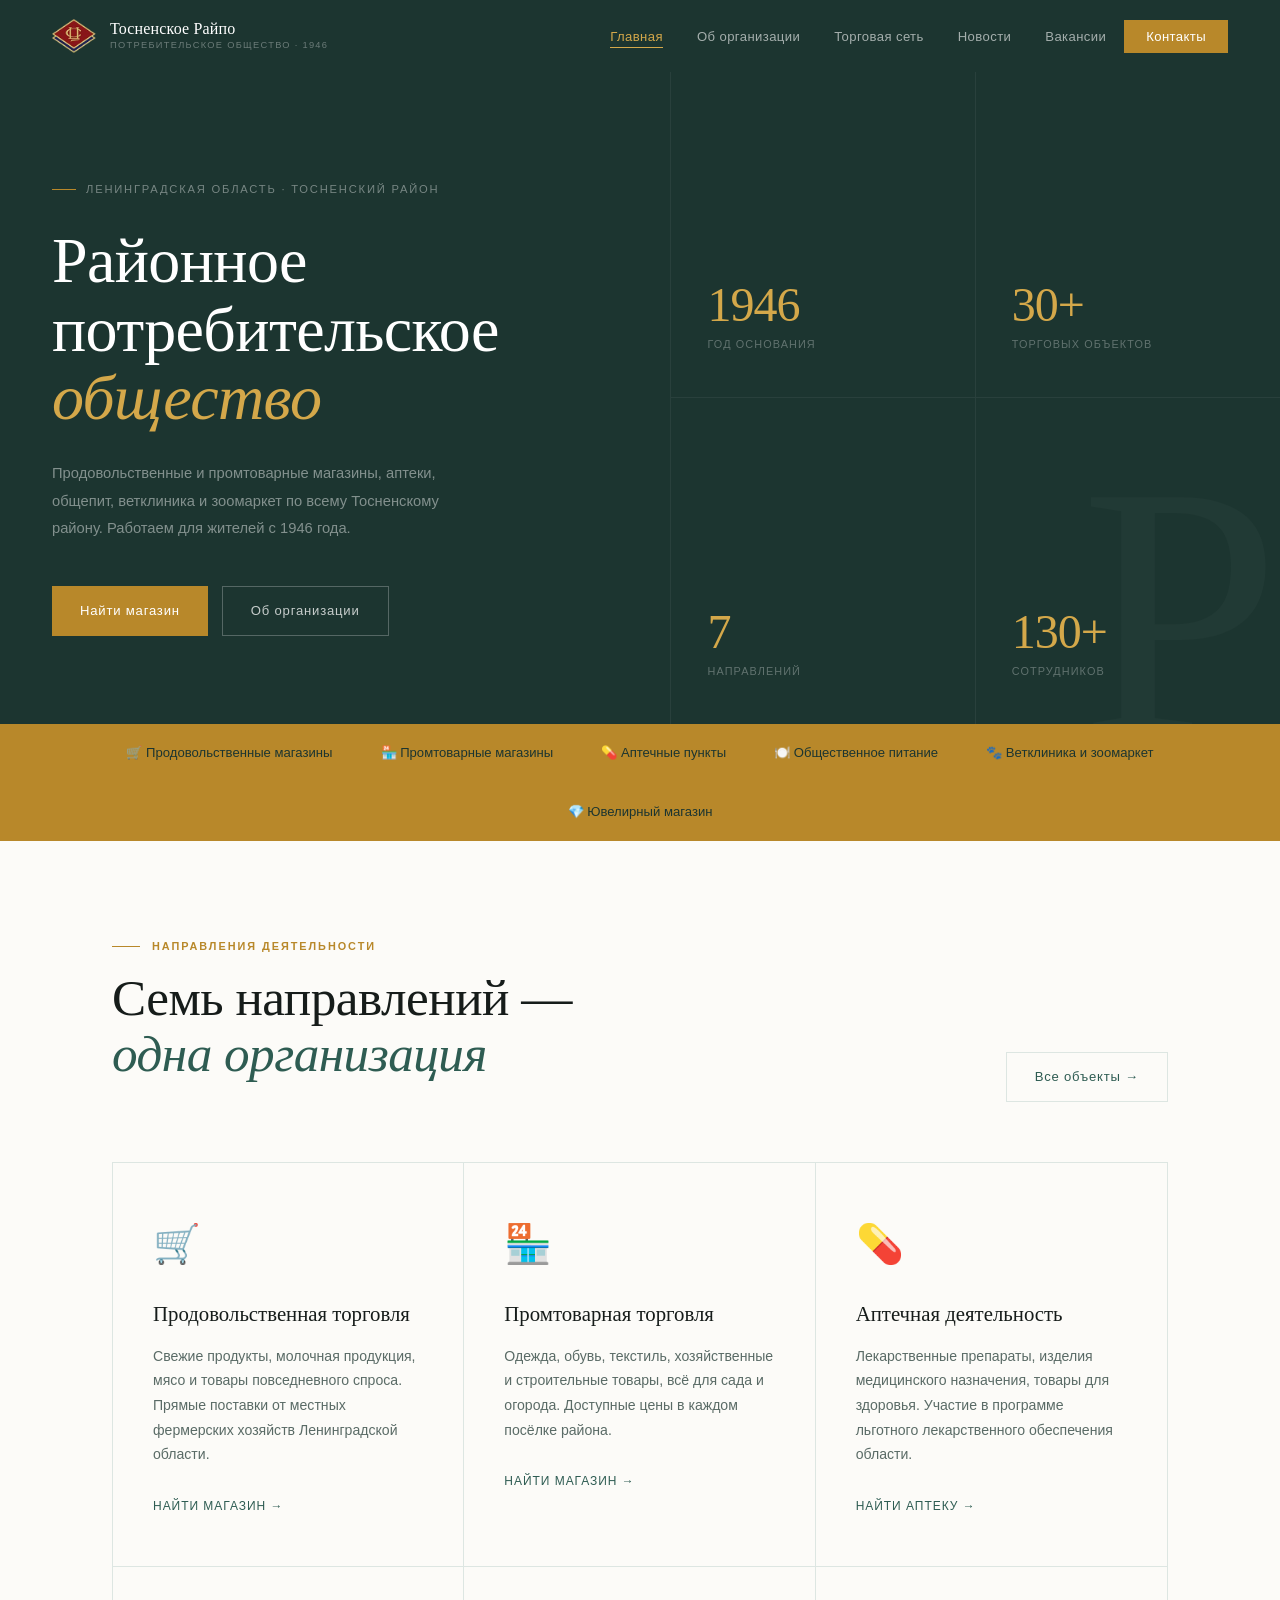
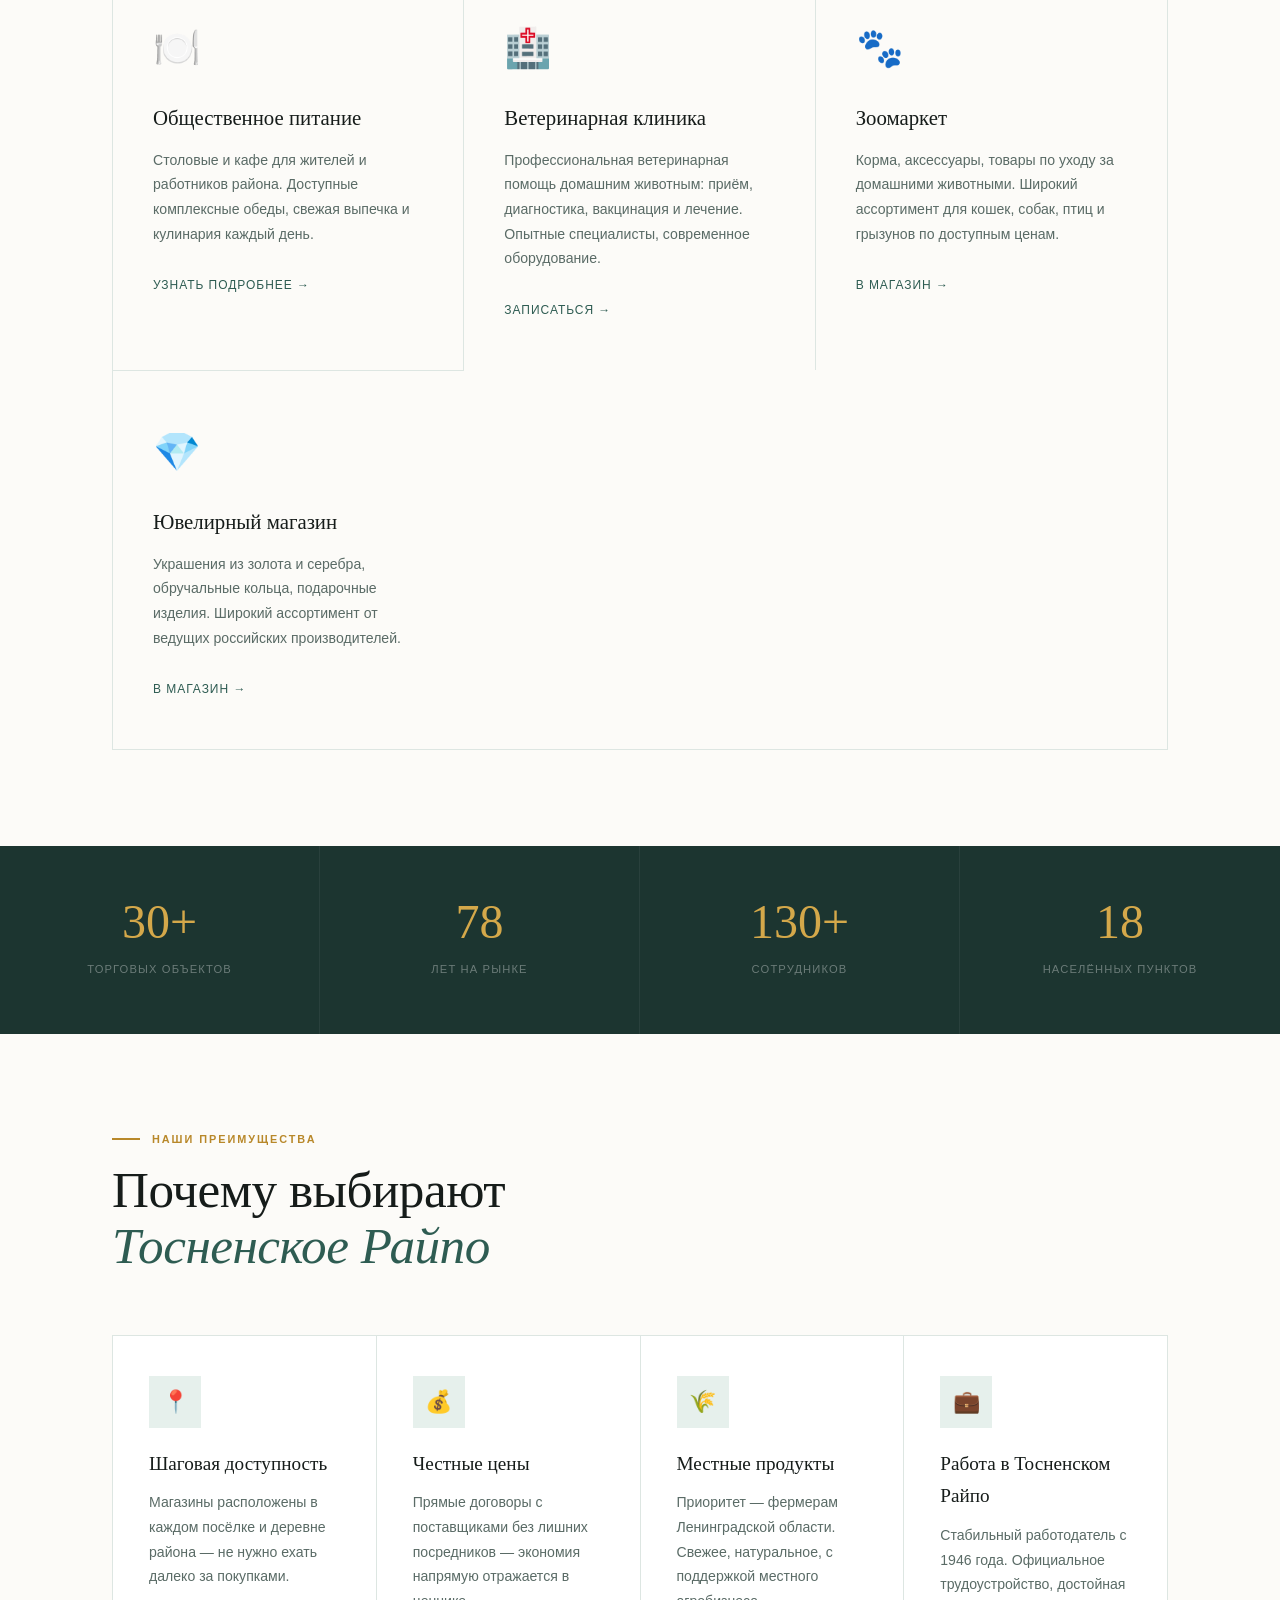
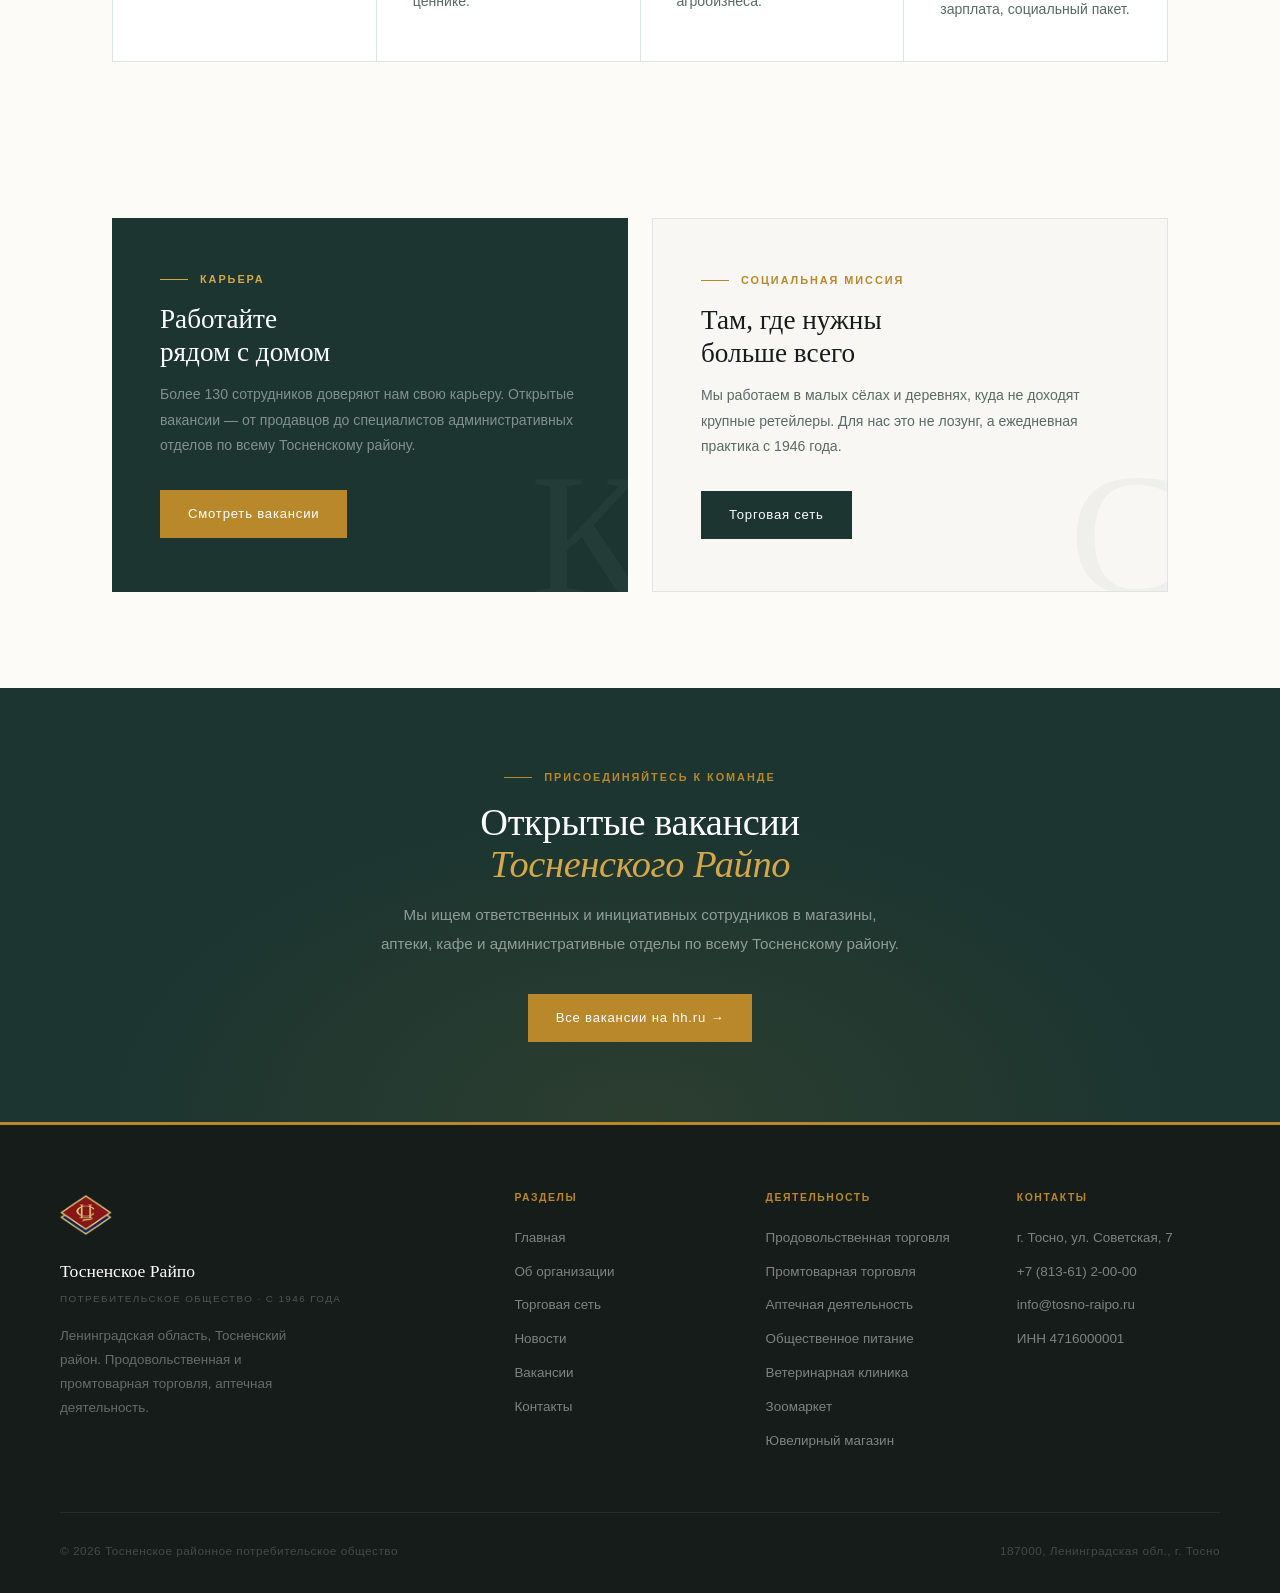
<file: index.html>
<!DOCTYPE html>
<html lang="ru">
<head>
  <meta charset="UTF-8">
  <meta name="viewport" content="width=device-width, initial-scale=1.0">
  <meta http-equiv="Content-Security-Policy" content="default-src 'self'; script-src 'self' 'unsafe-inline'; style-src 'self' 'unsafe-inline' https://fonts.googleapis.com; font-src 'self' https://fonts.gstatic.com data:; img-src 'self' data:; connect-src 'self'; object-src 'none'; base-uri 'self'; form-action 'self'; frame-ancestors 'none'">
  <meta name="referrer" content="strict-origin-when-cross-origin">
  <title>Тосненское Райпо — Официальный сайт</title>
  <link rel="preconnect" href="https://fonts.googleapis.com">
  <link href="https://fonts.googleapis.com/css2?family=DM+Serif+Display:ital@0;1&family=Outfit:wght@300;400;500;600&display=swap" rel="stylesheet">
  <link rel="stylesheet" href="style.css">
  <style>
    /* ── HERO ── */
    .hero {
      background: var(--forest);
      min-height: 640px;
      display: grid; grid-template-columns: 1.1fr 1fr;
      position: relative; overflow: hidden;
    }
    .hero-bg-text {
      position: absolute; right: 0; bottom: -40px; max-width: 100%; overflow: hidden;
      font-family: 'DM Serif Display', serif;
      font-size: 28vw; line-height: .85;
      color: rgba(255,255,255,.025); pointer-events: none;
      user-select: none; white-space: nowrap; z-index: 0;
      animation: bgDrift 18s ease-in-out infinite alternate;
    }
    @keyframes bgDrift { from{ transform:translateX(0) } to{ transform:translateX(-2%) } }

    .hero-left {
      padding: 108px 52px 88px 52px;
      display: flex; flex-direction: column; justify-content: center;
      position: relative; z-index: 1;
    }
    .hero-eyebrow {
      display: inline-flex; align-items: center; gap: 10px;
      font-size: .7rem; font-weight: 500;
      color: rgba(255,255,255,.4);
      letter-spacing: .16em; text-transform: uppercase;
      margin-bottom: 28px;
    }
    .hero-eyebrow::before {
      content: ''; width: 24px; height: 1.5px; background: var(--gold);
    }
    .hero-title {
      font-family: 'DM Serif Display', serif;
      font-size: clamp(2.8rem, 5vw, 5rem);
      font-weight: 400; line-height: 1.07;
      color: var(--white); letter-spacing: -.01em; margin-bottom: 28px;
    }
    .hero-title em { display: block; font-style: italic; color: var(--gold-light); }
    .hero-desc {
      font-size: .92rem; color: rgba(255,255,255,.45);
      font-weight: 300; max-width: 420px;
      line-height: 1.85; margin-bottom: 44px;
    }
    .hero-btns { display: flex; gap: 14px; flex-wrap: wrap; }

    .hero-eyebrow { animation: slideUp .7s .1s both; }
    .hero-title   { animation: slideUp .7s .25s both; }
    .hero-desc    { animation: slideUp .7s .4s both; }
    .hero-btns    { animation: slideUp .7s .55s both; }
    @keyframes slideUp {
      from { opacity:0; transform:translateY(24px); }
      to   { opacity:1; transform:translateY(0); }
    }

    .hero-right {
      display: grid; grid-template-columns: 1fr 1fr;
      border-left: 1px solid rgba(255,255,255,.06);
      position: relative; z-index: 1;
    }
    .hero-stat {
      padding: 44px 36px;
      border-bottom: 1px solid rgba(255,255,255,.06);
      border-right: 1px solid rgba(255,255,255,.06);
      display: flex; flex-direction: column; justify-content: flex-end;
      min-height: 165px; animation: fadeIn .8s both;
    }
    .hero-stat:nth-child(1){ animation-delay:.3s }
    .hero-stat:nth-child(2){ animation-delay:.4s; border-right:none }
    .hero-stat:nth-child(3){ animation-delay:.5s; border-bottom:none }
    .hero-stat:nth-child(4){ animation-delay:.6s; border-right:none; border-bottom:none }
    @keyframes fadeIn { from{opacity:0} to{opacity:1} }

    .hs-val {
      font-family: 'DM Serif Display', serif;
      font-size: 3rem; line-height: 1;
      color: var(--gold-light); margin-bottom: 6px; letter-spacing: -.02em;
    }
    .hs-lbl { font-size: .68rem; color: rgba(255,255,255,.3); text-transform: uppercase; letter-spacing: .1em; }

    /* ── INTRO STRIP ── */
    .intro-strip {
      background: var(--gold);
      padding: 0 52px;
      display: flex; align-items: center; justify-content: center;
      flex-wrap: wrap; overflow: hidden; gap: 0;
    }
    .is-item {
      display: flex; align-items: center; gap: 10px;
      padding: 18px 24px;
      font-size: .82rem; font-weight: 500; color: var(--forest);
     /*border-right: 1px solid rgba(28,53,48,.15);*/
      white-space: nowrap;
    }
    .is-item:last-child { border-right: none; }

    /* ── DIRECTIONS ── */
    .dir-split {
      display: grid; grid-template-columns: 1fr 1fr 1fr;
      border: 1px solid var(--rule); margin-top: 60px; overflow: hidden;
    }
    .dir-panel:nth-child(3) { border-right: none; }
    .dir-panel:nth-child(n+4) { border-top: 1px solid var(--rule); }
    .dir-panel:nth-child(6) { border-right: none; }
    .dir-panel:nth-child(7) { border-top: 1px solid var(--rule); border-right: none; }
    .dir-panel {
      padding: 48px 40px; border-right: 1px solid var(--rule);
      transition: background .3s; position: relative;
    }
    .dir-panel:last-child { border-right: none; }
    .dir-panel::before {
      content: ''; position: absolute;
      top: 0; left: 0; right: 0; height: 3px;
      background: linear-gradient(90deg, var(--forest-soft), var(--gold));
      transform: scaleX(0); transform-origin: left;
      transition: transform .4s cubic-bezier(.4,0,.2,1);
    }
    .dir-panel:hover { background: var(--ivory); }
    .dir-panel:hover::before { transform: scaleX(1); }
    .dir-panel:hover .dir-icon { transform: translateY(-3px); }
    .dir-icon { font-size: 2.4rem; margin-bottom: 20px; display: block; transition: transform .3s; }
    .dir-panel h3 {
      font-family: 'DM Serif Display', serif;
      font-size: 1.3rem; font-weight: 400; color: var(--ink); margin-bottom: 12px;
    }
    .dir-panel p { font-size: .88rem; color: var(--muted); line-height: 1.75; font-weight: 300; margin-bottom: 24px; }
    .dir-link {
      font-size: .75rem; font-weight: 500;
      text-transform: uppercase; letter-spacing: .08em;
      color: var(--forest-soft); text-decoration: none;
      display: inline-flex; align-items: center; gap: 6px;
      transition: gap .2s, color .2s;
    }
    .dir-link:hover { gap: 10px; color: var(--gold); }

    /* ── PROMO SPLIT ── */
    .promo-split {
      display: grid; grid-template-columns: 1fr 1fr;
      gap: 24px; margin-top: 60px;
    }
    .promo-card {
      padding: 52px 48px; position: relative; overflow: hidden;
    }
    .promo-dark  { background: var(--forest); }
    .promo-light { background: var(--ivory); border: 1px solid var(--rule); }
    .promo-card h3 {
      font-family: 'DM Serif Display', serif;
      font-size: 1.7rem; font-weight: 400; margin-bottom: 14px; line-height: 1.2;
    }
    .promo-dark  h3 { color: var(--white); }
    .promo-light h3 { color: var(--ink); }
    .promo-card p { font-size: .88rem; line-height: 1.8; font-weight: 300; margin-bottom: 32px; }
    .promo-dark  p { color: rgba(255,255,255,.45); }
    .promo-light p { color: var(--muted); }
    .promo-deco {
      position: absolute; right: -20px; bottom: -32px;
      font-family: 'DM Serif Display', serif;
      font-size: 11rem; line-height: 1; pointer-events: none; user-select: none;
      transition: transform .4s ease;
    }
    .promo-dark  .promo-deco { color: rgba(255,255,255,.04); }
    .promo-light .promo-deco { color: rgba(28,53,48,.04); }
    .promo-card:hover .promo-deco { transform: scale(1.05) translateY(-4px); }

    @media(max-width:1024px){
      .hero{ grid-template-columns:1fr; min-height:auto; }
      .hero-left{ padding:72px 32px 48px; }
      .hero-right{ border-left:none; border-top:1px solid rgba(255,255,255,.06); }
      .intro-strip{ padding:4px 20px; gap:0; }
      .dir-split{ grid-template-columns:1fr; }
      .dir-panel{ border-right:none; border-bottom:1px solid var(--rule); }
      .dir-panel:last-child{ border-bottom:none; }
      .promo-split{ grid-template-columns:1fr; }
    }
    @media(max-width:768px){
      .hero-left{ padding:60px 20px 40px; }
      .hero-stat { padding:28px 24px; min-height:120px; }
      .intro-strip{ padding:4px 16px; }
      .is-item{ padding:14px 16px; font-size:.78rem; }
      .promo-card{ padding:40px 28px; }
    }
    @media(max-width:400px){ .hero-title{ font-size:2.3rem; } }
  </style>
</head>
<body data-page="home">

  <section class="hero">
    <div class="hero-bg-text">Р</div>
    <div class="hero-left">
      <span class="hero-eyebrow">Ленинградская область · Тосненский район</span>
      <h1 class="hero-title">
        Районное<br>потребительское<br><em>общество</em>
      </h1>
      <p class="hero-desc">Продовольственные и промтоварные магазины, аптеки, общепит, ветклиника и зоомаркет по всему Тосненскому району. Работаем для жителей с 1946 года.</p>
      <div class="hero-btns">
        <a href="stores.html" class="btn btn-gold">Найти магазин</a>
        <a href="about.html"  class="btn btn-outline-light">Об организации</a>
      </div>
    </div>
    <div class="hero-right">
      <div class="hero-stat"><div class="hs-val">1946</div><div class="hs-lbl">год основания</div></div>
      <div class="hero-stat"><div class="hs-val">30+</div><div class="hs-lbl">торговых объектов</div></div>
      <div class="hero-stat"><div class="hs-val">7</div><div class="hs-lbl">направлений</div></div>
      <div class="hero-stat"><div class="hs-val">130+</div><div class="hs-lbl">сотрудников</div></div>
    </div>
  </section>

  <div class="intro-strip">
    <div class="is-item">🛒 Продовольственные магазины</div>
    <div class="is-item">🏪 Промтоварные магазины</div>
    <div class="is-item">💊 Аптечные пункты</div>
    <div class="is-item">🍽️ Общественное питание</div>
    <div class="is-item">🐾 Ветклиника и зоомаркет</div>
    <div class="is-item">💎 Ювелирный магазин</div>
  </div>

  <!-- НАПРАВЛЕНИЯ -->
  <div class="section">
    <div class="reveal"><div class="overline">Направления деятельности</div></div>
    <div class="reveal" style="display:flex; align-items:flex-end; justify-content:space-between; flex-wrap:wrap; gap:20px">
      <div class="display">Семь направлений —<br><em>одна организация</em></div>
      <a href="stores.html" class="btn btn-ghost">Все объекты →</a>
    </div>
    <div class="dir-split">
      <div class="dir-panel reveal reveal-d1">
        <span class="dir-icon">🛒</span>
        <h3>Продовольственная торговля</h3>
        <p>Свежие продукты, молочная продукция, мясо и товары повседневного спроса. Прямые поставки от местных фермерских хозяйств Ленинградской области.</p>
        <a href="stores.html" class="dir-link">Найти магазин →</a>
      </div>
      <div class="dir-panel reveal reveal-d2">
        <span class="dir-icon">🏪</span>
        <h3>Промтоварная торговля</h3>
        <p>Одежда, обувь, текстиль, хозяйственные и строительные товары, всё для сада и огорода. Доступные цены в каждом посёлке района.</p>
        <a href="stores.html" class="dir-link">Найти магазин →</a>
      </div>
      <div class="dir-panel reveal reveal-d3">
        <span class="dir-icon">💊</span>
        <h3>Аптечная деятельность</h3>
        <p>Лекарственные препараты, изделия медицинского назначения, товары для здоровья. Участие в программе льготного лекарственного обеспечения области.</p>
        <a href="stores.html" class="dir-link">Найти аптеку →</a>
      </div>
      <div class="dir-panel reveal reveal-d1">
        <span class="dir-icon">🍽️</span>
        <h3>Общественное питание</h3>
        <p>Столовые и кафе для жителей и работников района. Доступные комплексные обеды, свежая выпечка и кулинария каждый день.</p>
        <a href="stores.html" class="dir-link">Узнать подробнее →</a>
      </div>
      <div class="dir-panel reveal reveal-d2">
        <span class="dir-icon">🏥</span>
        <h3>Ветеринарная клиника</h3>
        <p>Профессиональная ветеринарная помощь домашним животным: приём, диагностика, вакцинация и лечение. Опытные специалисты, современное оборудование.</p>
        <a href="stores.html" class="dir-link">Записаться →</a>
      </div>
      <div class="dir-panel reveal reveal-d3">
        <span class="dir-icon">🐾</span>
        <h3>Зоомаркет</h3>
        <p>Корма, аксессуары, товары по уходу за домашними животными. Широкий ассортимент для кошек, собак, птиц и грызунов по доступным ценам.</p>
        <a href="stores.html" class="dir-link">В магазин →</a>
      </div>
      <div class="dir-panel reveal reveal-d1">
        <span class="dir-icon">💎</span>
        <h3>Ювелирный магазин</h3>
        <p>Украшения из золота и серебра, обручальные кольца, подарочные изделия. Широкий ассортимент от ведущих российских производителей.</p>
        <a href="stores.html" class="dir-link">В магазин →</a>
      </div>
    </div>
  </div>

  <!-- DATA BAR -->
  <div class="data-bar">
    <div class="db-cell reveal reveal-d1"><span class="db-val">30+</span><span class="db-label">торговых объектов</span></div>
    <div class="db-cell reveal reveal-d2"><span class="db-val">78</span><span class="db-label">лет на рынке</span></div>
    <div class="db-cell reveal reveal-d3"><span class="db-val">130+</span><span class="db-label">сотрудников</span></div>
    <div class="db-cell reveal reveal-d4"><span class="db-val">18</span><span class="db-label">населённых пунктов</span></div>
  </div>

  <!-- ПРЕИМУЩЕСТВА -->
  <div class="section">
    <div class="reveal"><div class="overline">Наши преимущества</div></div>
    <div class="reveal display" style="margin-bottom:0">Почему выбирают<br><em>Тосненское Райпо</em></div>
    <div class="grid grid-4">
      <div class="gc reveal reveal-d1">
        <div class="gc-icon">📍</div>
        <h3>Шаговая доступность</h3>
        <p>Магазины расположены в каждом посёлке и деревне района — не нужно ехать далеко за покупками.</p>
      </div>
      <div class="gc reveal reveal-d2">
        <div class="gc-icon">💰</div>
        <h3>Честные цены</h3>
        <p>Прямые договоры с поставщиками без лишних посредников — экономия напрямую отражается в ценнике.</p>
      </div>
      <div class="gc reveal reveal-d3">
        <div class="gc-icon">🌾</div>
        <h3>Местные продукты</h3>
        <p>Приоритет — фермерам Ленинградской области. Свежее, натуральное, с поддержкой местного агробизнеса.</p>
      </div>
      <div class="gc reveal reveal-d4">
        <div class="gc-icon">💼</div>
        <h3>Работа в Тосненском Райпо</h3>
        <p>Стабильный работодатель с 1946 года. Официальное трудоустройство, достойная зарплата, социальный пакет.</p>
      </div>
    </div>
  </div>

  <!-- PROMO SPLIT -->
  <div class="section" style="padding-top:0">
    <div class="promo-split">
      <div class="promo-card promo-dark reveal reveal-left">
        <div class="overline" style="color:var(--gold-light)">Карьера</div>
        <h3>Работайте<br>рядом с домом</h3>
        <p>Более 130 сотрудников доверяют нам свою карьеру. Открытые вакансии — от продавцов до специалистов административных отделов по всему Тосненскому району.</p>
        <a href="careers.html" class="btn btn-gold">Смотреть вакансии</a>
        <div class="promo-deco">К</div>
      </div>
      <div class="promo-card promo-light reveal reveal-right">
        <div class="overline">Социальная миссия</div>
        <h3>Там, где нужны<br>больше всего</h3>
        <p>Мы работаем в малых сёлах и деревнях, куда не доходят крупные ретейлеры. Для нас это не лозунг, а ежедневная практика с 1946 года.</p>
        <a href="stores.html" class="btn btn-forest">Торговая сеть</a>
        <div class="promo-deco">С</div>
      </div>
    </div>
  </div>

  <!-- BAND — ВАКАНСИИ -->
  <div class="band">
    <div class="reveal overline" style="justify-content:center">Присоединяйтесь к команде</div>
    <div class="reveal display display-white" style="font-size:clamp(1.8rem,3vw,2.8rem)">Открытые вакансии<br><em>Тосненского Райпо</em></div>
    <p class="reveal lead" style="margin:0 auto 36px; color:rgba(255,255,255,.5)">Мы ищем ответственных и инициативных сотрудников в магазины, аптеки, кафе и административные отделы по всему Тосненскому району.</p>
    <a href="careers.html" class="btn btn-gold reveal">Все вакансии на hh.ru →</a>
  </div>

  <script src="nav.js"></script>
</body>
</html>
</file>
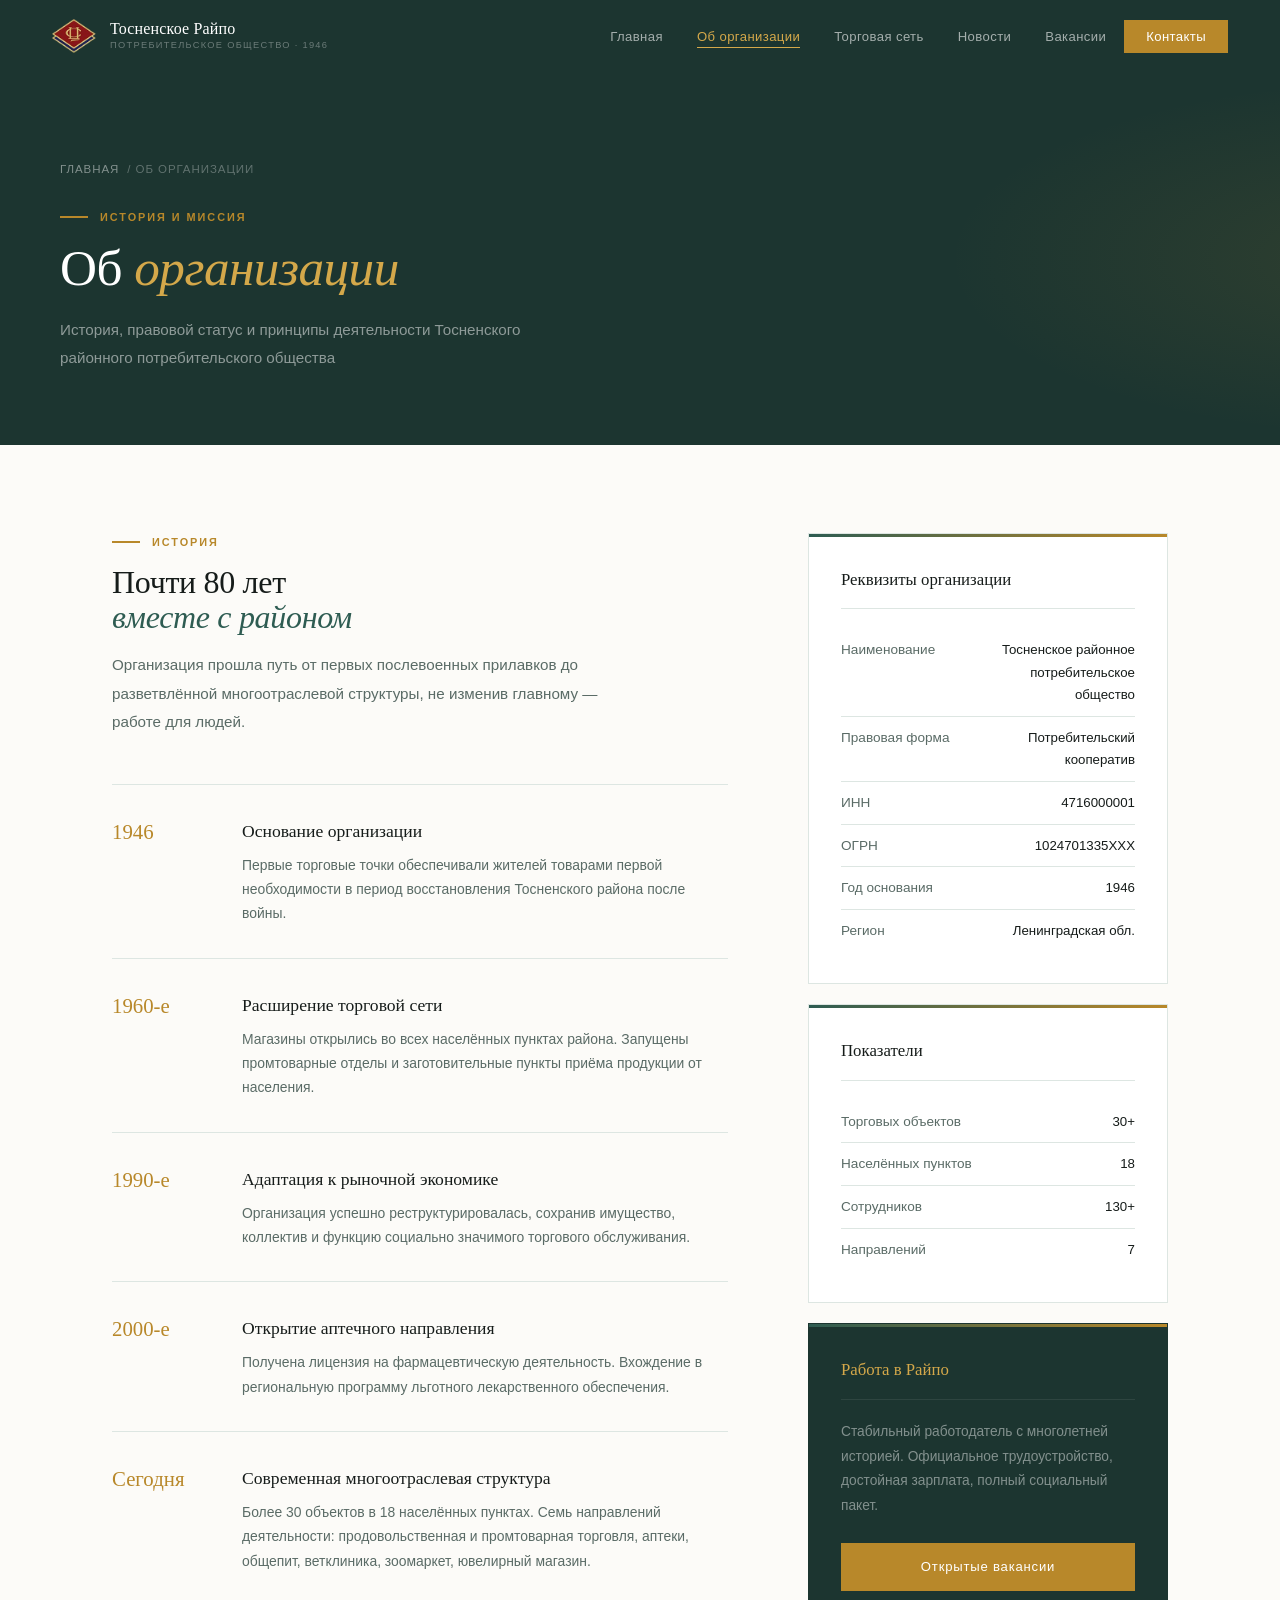
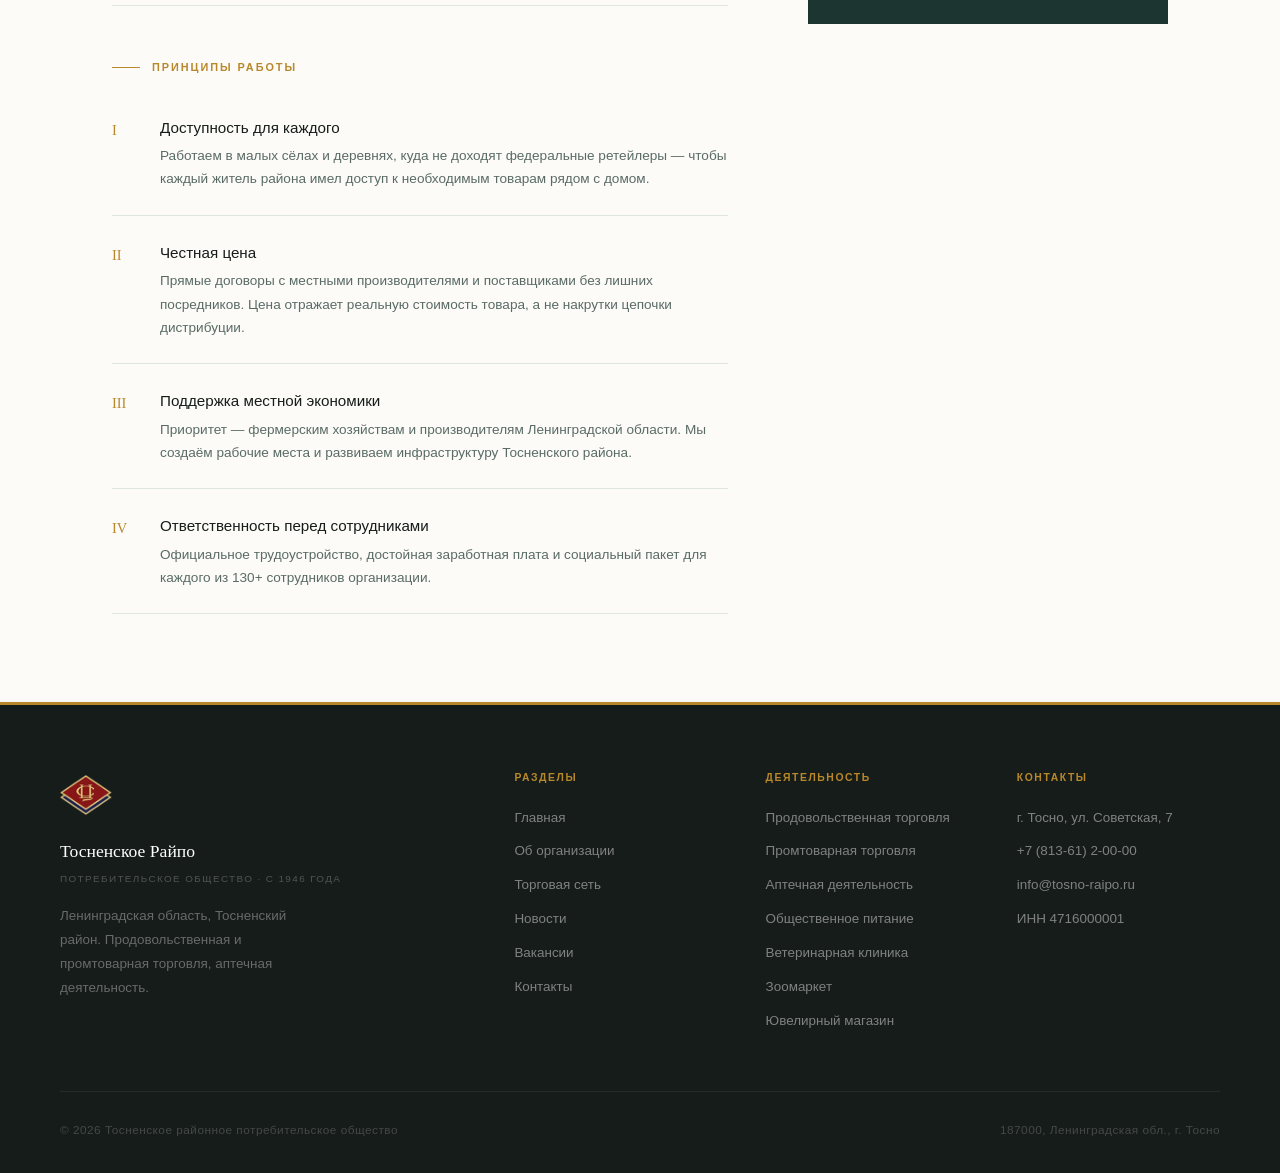
<file: about.html>
<!DOCTYPE html>
<html lang="ru">
<head>
  <meta charset="UTF-8">
  <meta name="viewport" content="width=device-width, initial-scale=1.0">
  <meta http-equiv="Content-Security-Policy" content="default-src 'self'; script-src 'self' 'unsafe-inline'; style-src 'self' 'unsafe-inline' https://fonts.googleapis.com; font-src 'self' https://fonts.gstatic.com data:; img-src 'self' data:; connect-src 'self'; object-src 'none'; base-uri 'self'; form-action 'self'; frame-ancestors 'none'">
  <meta name="referrer" content="strict-origin-when-cross-origin">
  <title>Об организации — Тосненское Райпо</title>
  <link rel="preconnect" href="https://fonts.googleapis.com">
  <link href="https://fonts.googleapis.com/css2?family=DM+Serif+Display:ital@0;1&family=Outfit:wght@300;400;500;600&display=swap" rel="stylesheet">
  <link rel="stylesheet" href="style.css">
  <style>
    .about-wrap { max-width:1160px; margin:0 auto; padding:88px 52px; }
    @media(max-width:768px){ .about-wrap{ padding:56px 20px; } }

    .about-grid { display:grid; grid-template-columns:1fr 360px; gap:80px; align-items:start; }
    @media(max-width:1024px){ .about-grid{ grid-template-columns:1fr; gap:52px; } }

    .timeline { border-top:1px solid var(--rule); margin-top:48px; }
    .tl-row {
      display:grid; grid-template-columns:90px 1fr; gap:40px;
      padding:32px 0; border-bottom:1px solid var(--rule); transition: background .25s;
    }
    .tl-row:hover { background:var(--ivory); margin:0 -16px; padding-left:16px; padding-right:16px; }
    .tl-year { font-family:'DM Serif Display',serif; font-size:1.3rem; color:var(--gold); padding-top:3px; line-height:1.2; }
    .tl-body h3 { font-family:'DM Serif Display',serif; font-size:1.1rem; font-weight:400; color:var(--ink); margin-bottom:6px; }
    .tl-body p  { font-size:.87rem; color:var(--muted); line-height:1.75; font-weight:300; }

    .values-list { margin-top:52px; }
    .val-item {
      padding:24px 0; border-bottom:1px solid var(--rule);
      display:grid; grid-template-columns:28px 1fr; gap:20px; align-items:start;
    }
    .val-num { font-family:'DM Serif Display',serif; font-size:.9rem; color:var(--gold); padding-top:3px; }
    .val-item h4 { font-size:.95rem; font-weight:500; color:var(--ink); margin-bottom:4px; }
    .val-item p  { font-size:.85rem; color:var(--muted); font-weight:300; line-height:1.7; }

    .info-card {
      background:var(--white); border:1px solid var(--rule);
      padding:32px; margin-bottom:20px;
      position:relative; overflow:hidden;
    }
    .info-card::before {
      content:''; position:absolute; top:0; left:0; right:0; height:3px;
      background:linear-gradient(90deg, var(--forest-soft), var(--gold));
    }
    .info-card h4 {
      font-family:'DM Serif Display',serif; font-size:1.05rem; font-weight:400;
      color:var(--ink); margin-bottom:20px; padding-bottom:14px; border-bottom:1px solid var(--rule);
    }
    .info-row {
      display:flex; justify-content:space-between; align-items:baseline;
      padding:9px 0; border-bottom:1px solid var(--rule); font-size:.85rem;
    }
    .info-row:last-child { border-bottom:none; }
    .info-lbl { color:var(--muted); font-weight:300; }
    .info-val { font-weight:500; color:var(--ink); text-align:right; max-width:160px; font-size:.83rem; }
  </style>
</head>
<body data-page="about">
  <div class="page-hero">
    <div class="page-hero-inner">
      <div class="breadcrumb"><a href="index.html">Главная</a> / Об организации</div>
      <div class="overline reveal">История и миссия</div>
      <h1 class="display reveal" style="color:var(--white)">Об <em>организации</em></h1>
      <p class="lead reveal" style="color:rgba(255,255,255,.5)">История, правовой статус и принципы деятельности Тосненского районного потребительского общества</p>
    </div>
  </div>

  <div class="about-wrap">
    <div class="about-grid">
      <div>
        <div class="reveal"><div class="overline">История</div></div>
        <div class="display reveal" style="font-size:2rem; margin-bottom:16px">Почти 80 лет<br><em>вместе с районом</em></div>
        <p class="lead reveal" style="margin-bottom:0">Организация прошла путь от первых послевоенных прилавков до разветвлённой многоотраслевой структуры, не изменив главному — работе для людей.</p>

        <div class="timeline">
          <div class="tl-row reveal reveal-d1">
            <div class="tl-year">1946</div>
            <div class="tl-body">
              <h3>Основание организации</h3>
              <p>Первые торговые точки обеспечивали жителей товарами первой необходимости в период восстановления Тосненского района после войны.</p>
            </div>
          </div>
          <div class="tl-row reveal reveal-d1">
            <div class="tl-year">1960-е</div>
            <div class="tl-body">
              <h3>Расширение торговой сети</h3>
              <p>Магазины открылись во всех населённых пунктах района. Запущены промтоварные отделы и заготовительные пункты приёма продукции от населения.</p>
            </div>
          </div>
          <div class="tl-row reveal reveal-d1">
            <div class="tl-year">1990-е</div>
            <div class="tl-body">
              <h3>Адаптация к рыночной экономике</h3>
              <p>Организация успешно реструктурировалась, сохранив имущество, коллектив и функцию социально значимого торгового обслуживания.</p>
            </div>
          </div>
          <div class="tl-row reveal reveal-d1">
            <div class="tl-year">2000-е</div>
            <div class="tl-body">
              <h3>Открытие аптечного направления</h3>
              <p>Получена лицензия на фармацевтическую деятельность. Вхождение в региональную программу льготного лекарственного обеспечения.</p>
            </div>
          </div>
          <div class="tl-row reveal reveal-d1">
            <div class="tl-year">Сегодня</div>
            <div class="tl-body">
              <h3>Современная многоотраслевая структура</h3>
              <p>Более 30 объектов в 18 населённых пунктах. Семь направлений деятельности: продовольственная и промтоварная торговля, аптеки, общепит, ветклиника, зоомаркет, ювелирный магазин.</p>
            </div>
          </div>
        </div>

        <div class="values-list reveal">
          <div class="overline" style="margin-top:52px">Принципы работы</div>
          <div class="val-item">
            <div class="val-num">I</div>
            <div><h4>Доступность для каждого</h4><p>Работаем в малых сёлах и деревнях, куда не доходят федеральные ретейлеры — чтобы каждый житель района имел доступ к необходимым товарам рядом с домом.</p></div>
          </div>
          <div class="val-item">
            <div class="val-num">II</div>
            <div><h4>Честная цена</h4><p>Прямые договоры с местными производителями и поставщиками без лишних посредников. Цена отражает реальную стоимость товара, а не накрутки цепочки дистрибуции.</p></div>
          </div>
          <div class="val-item">
            <div class="val-num">III</div>
            <div><h4>Поддержка местной экономики</h4><p>Приоритет — фермерским хозяйствам и производителям Ленинградской области. Мы создаём рабочие места и развиваем инфраструктуру Тосненского района.</p></div>
          </div>
          <div class="val-item">
            <div class="val-num">IV</div>
            <div><h4>Ответственность перед сотрудниками</h4><p>Официальное трудоустройство, достойная заработная плата и социальный пакет для каждого из 130+ сотрудников организации.</p></div>
          </div>
        </div>
      </div>

      <div>
        <div class="info-card reveal">
          <h4>Реквизиты организации</h4>
          <div class="info-row"><span class="info-lbl">Наименование</span><span class="info-val">Тосненское районное потребительское общество</span></div>
          <div class="info-row"><span class="info-lbl">Правовая форма</span><span class="info-val">Потребительский кооператив</span></div>
          <div class="info-row"><span class="info-lbl">ИНН</span><span class="info-val">4716000001</span></div>
          <div class="info-row"><span class="info-lbl">ОГРН</span><span class="info-val">1024701335XXX</span></div>
          <div class="info-row"><span class="info-lbl">Год основания</span><span class="info-val">1946</span></div>
          <div class="info-row"><span class="info-lbl">Регион</span><span class="info-val">Ленинградская обл.</span></div>
        </div>
        <div class="info-card reveal">
          <h4>Показатели</h4>
          <div class="info-row"><span class="info-lbl">Торговых объектов</span><span class="info-val">30+</span></div>
          <div class="info-row"><span class="info-lbl">Населённых пунктов</span><span class="info-val">18</span></div>
          <div class="info-row"><span class="info-lbl">Сотрудников</span><span class="info-val">130+</span></div>
          <div class="info-row"><span class="info-lbl">Направлений</span><span class="info-val">7</span></div>
        </div>
        <div class="info-card reveal" style="background:var(--forest); border-color:var(--forest)">
          <h4 style="color:var(--gold-light); border-bottom-color:rgba(255,255,255,.08)">Работа в Райпо</h4>
          <p style="font-size:.86rem; color:rgba(255,255,255,.45); font-weight:300; line-height:1.8; margin-bottom:24px">Стабильный работодатель с многолетней историей. Официальное трудоустройство, достойная зарплата, полный социальный пакет.</p>
          <a href="careers.html" class="btn btn-gold" style="width:100%; justify-content:center">Открытые вакансии</a>
        </div>
      </div>
    </div>
  </div>
  <script src="nav.js"></script>
</body>
</html>
</file>
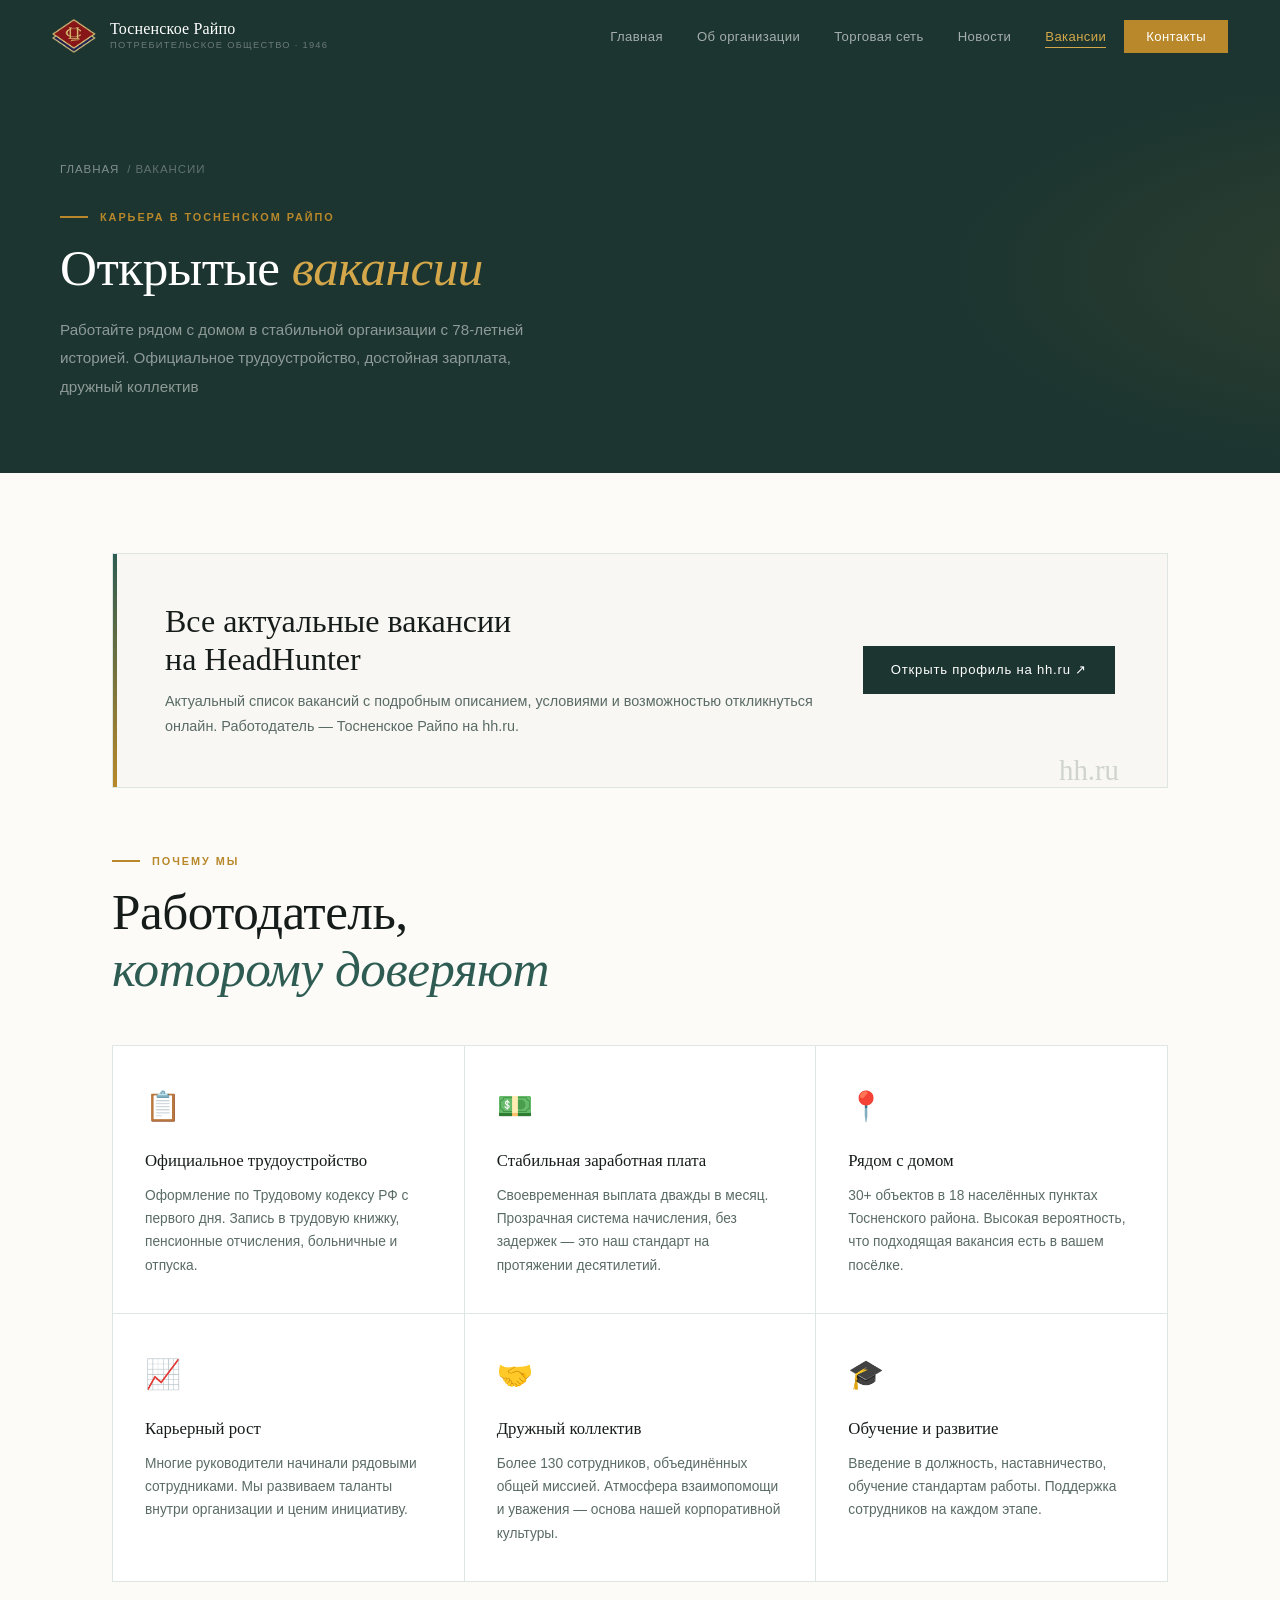
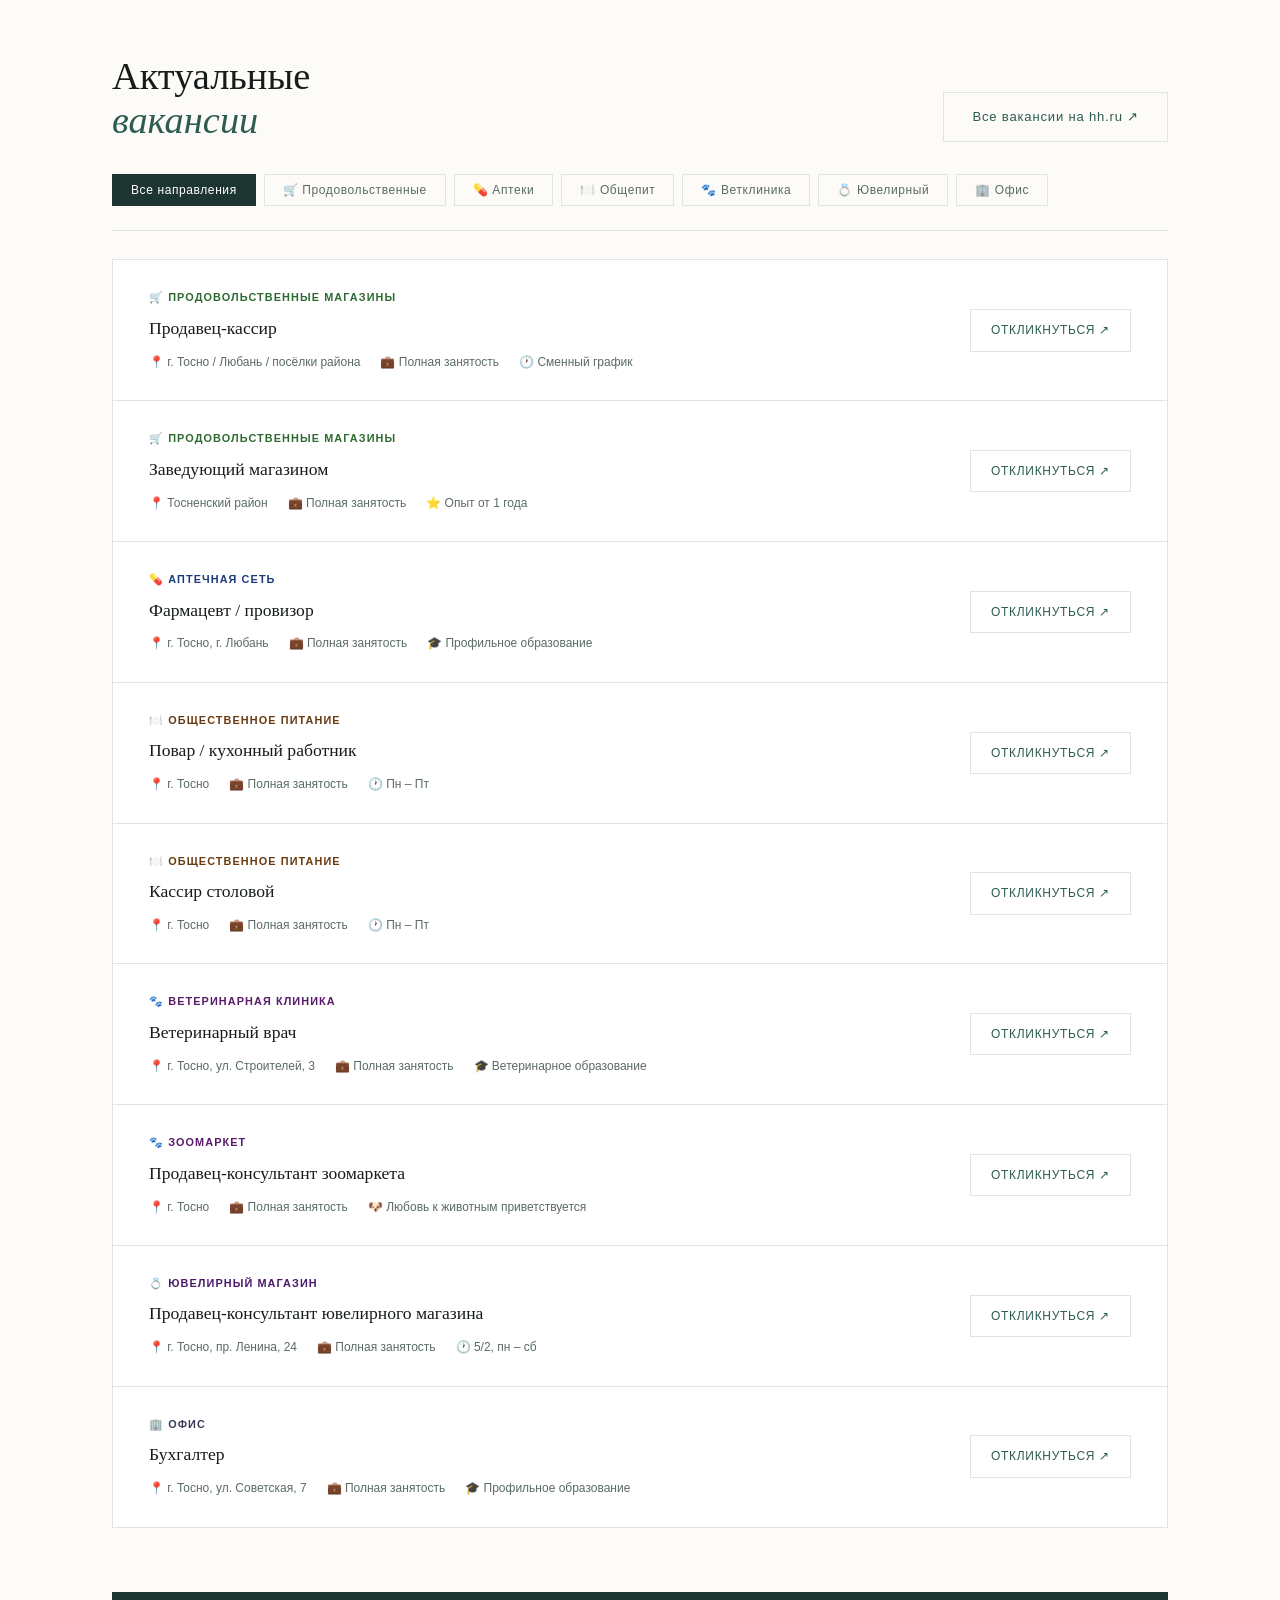
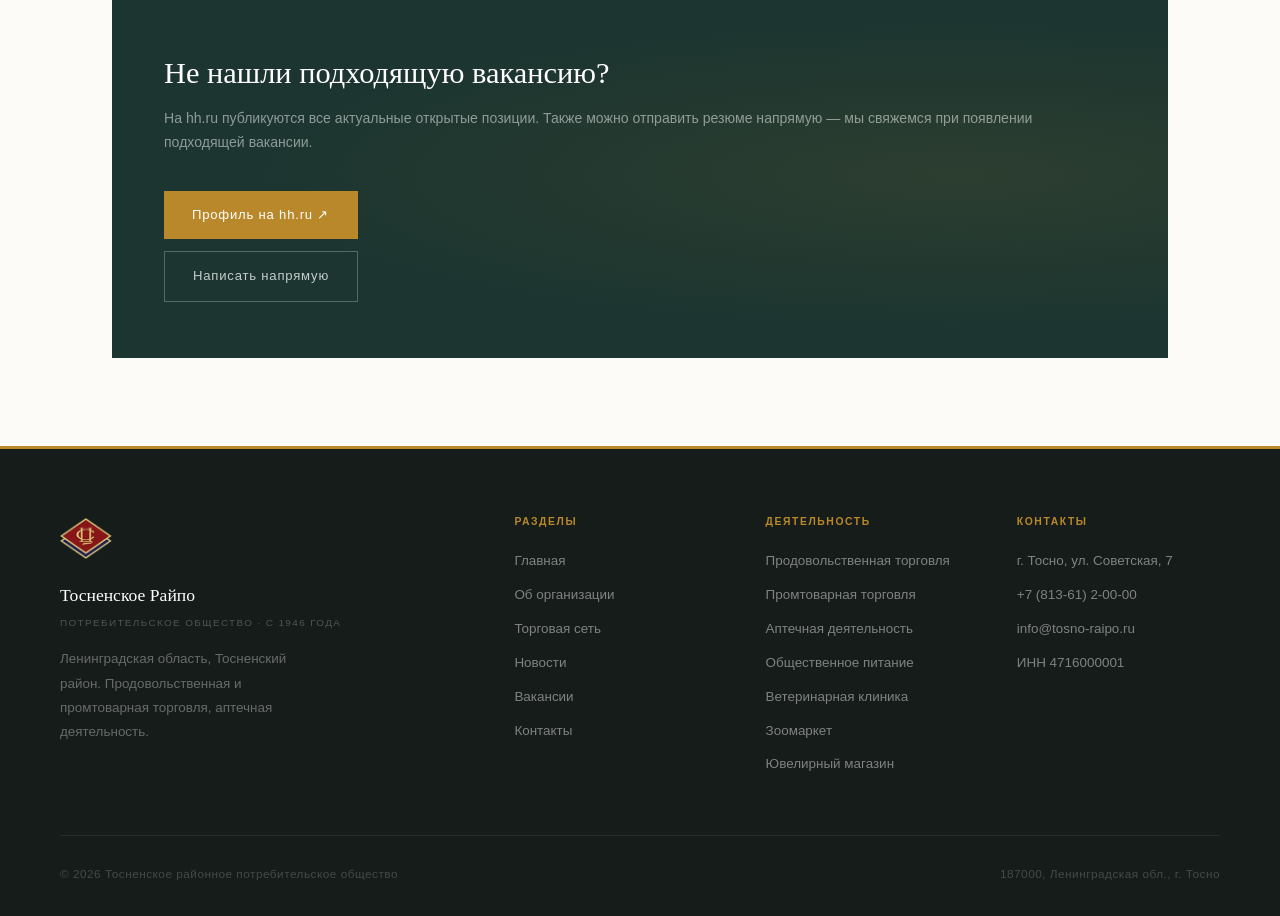
<file: careers.html>
<!DOCTYPE html>
<html lang="ru">
<head>
  <meta charset="UTF-8">
  <meta name="viewport" content="width=device-width, initial-scale=1.0">
  <meta http-equiv="Content-Security-Policy" content="default-src 'self'; script-src 'self' 'unsafe-inline'; style-src 'self' 'unsafe-inline' https://fonts.googleapis.com; font-src 'self' https://fonts.gstatic.com data:; img-src 'self' data:; connect-src 'self'; object-src 'none'; base-uri 'self'; form-action 'self'; frame-ancestors 'none'">
  <meta name="referrer" content="strict-origin-when-cross-origin">
  <title>Вакансии — Тосненское Райпо</title>
  <link rel="preconnect" href="https://fonts.googleapis.com">
  <link href="https://fonts.googleapis.com/css2?family=DM+Serif+Display:ital@0;1&family=Outfit:wght@300;400;500;600&display=swap" rel="stylesheet">
  <link rel="stylesheet" href="style.css">
  <style>
    .careers-wrap { max-width:1160px; margin:0 auto; padding:80px 52px 88px; }
    @media(max-width:768px){ .careers-wrap{ padding:48px 20px 64px; } }

    /* Верхний блок — hh.ru CTA */
    .hh-banner {
      background: var(--ivory); border: 1px solid var(--rule);
      padding: 48px 52px; margin-bottom: 64px;
      display: flex; align-items: center; justify-content: space-between;
      gap: 40px; flex-wrap: wrap;
      position: relative; overflow: hidden;
    }
    .hh-banner::before {
      content: ''; position: absolute; left: 0; top: 0; bottom: 0; width: 4px;
      background: linear-gradient(to bottom, var(--forest-soft), var(--gold));
    }
    .hh-banner-left { flex: 1; min-width: 240px; }
    .hh-banner-left h2 {
      font-family: 'DM Serif Display', serif;
      font-size: clamp(1.5rem, 2.5vw, 2rem); font-weight: 400;
      color: var(--ink); margin-bottom: 10px; line-height: 1.2;
    }
    .hh-banner-left p { font-size: .9rem; color: var(--muted); font-weight: 300; line-height: 1.75; }
    .hh-logo {
      font-family: 'DM Serif Display', serif;
      font-size: 1.8rem; color: var(--muted); opacity: .25;
      position: absolute; right: 48px; bottom: -8px;
      pointer-events: none; user-select: none;
    }
    @media(max-width:600px){ .hh-banner{ padding:32px 28px; } .hh-logo{ display:none; } }

    /* Преимущества работодателя */
    .perks-grid {
      display: grid; grid-template-columns: repeat(3, 1fr);
      gap: 1px; background: var(--rule); border: 1px solid var(--rule);
      margin-bottom: 72px;
    }
    @media(max-width:768px){ .perks-grid{ grid-template-columns:1fr; } }
    .perk {
      background: var(--white); padding: 36px 32px;
      transition: background .25s; position: relative;
    }
    .perk::after {
      content: ''; position: absolute; bottom: 0; left: 0; right: 0; height: 2px;
      background: linear-gradient(90deg, var(--forest-soft), var(--gold));
      transform: scaleX(0); transform-origin: left;
      transition: transform .35s cubic-bezier(.4,0,.2,1);
    }
    .perk:hover { background: var(--ivory); }
    .perk:hover::after { transform: scaleX(1); }
    .perk-icon { font-size: 1.8rem; margin-bottom: 16px; display: block; }
    .perk h4 { font-family:'DM Serif Display',serif; font-size:1.05rem; font-weight:400; color:var(--ink); margin-bottom:8px; }
    .perk p  { font-size:.86rem; color:var(--muted); font-weight:300; line-height:1.7; }

    /* Вакансии */
    .vacancies-header {
      display: flex; align-items: flex-end; justify-content: space-between;
      gap: 20px; flex-wrap: wrap; margin-bottom: 32px;
    }
    .vacancies-header h2 {
      font-family: 'DM Serif Display', serif;
      font-size: clamp(1.6rem, 3vw, 2.4rem); font-weight: 400;
      color: var(--ink); line-height: 1.15;
    }
    .vacancies-header h2 em { font-style: italic; color: var(--forest-soft); }

    /* Фильтр */
    .vac-filters { display:flex; gap:8px; flex-wrap:wrap; margin-bottom:28px; padding-bottom:24px; border-bottom:1px solid var(--rule); }
    .vf {
      font-family:'Outfit',sans-serif; font-size:.75rem; font-weight:500;
      letter-spacing:.05em; padding:8px 18px; cursor:pointer;
      border:1.5px solid var(--rule); background:transparent; color:var(--muted);
      transition:all .22s;
    }
    .vf.active, .vf:hover { background:var(--forest); color:var(--white); border-color:var(--forest); }

    /* Карточки вакансий */
    .vac-list { display:flex; flex-direction:column; gap:1px; background:var(--rule); border:1px solid var(--rule); }
    .vac-card {
      background: var(--white); padding: 28px 36px;
      display: grid; grid-template-columns: 1fr auto;
      gap: 20px; align-items: center;
      transition: background .2s; cursor: default;
    }
    .vac-card:hover { background: var(--ivory); }
    @media(max-width:600px){ .vac-card{ grid-template-columns:1fr; padding:24px 20px; } }

    .vac-dept {
      font-size:.68rem; font-weight:600; text-transform:uppercase;
      letter-spacing:.1em; margin-bottom:7px;
    }
    .dept-food  { color:#2D6A30; }
    .dept-prom  { color:#7A4A10; }
    .dept-pharm { color:#1A3A7A; }
    .dept-food-svc { color:#6A3A10; }
    .dept-vet   { color:#5A1A6A; }
    .dept-jewelry{ color:#4A1A6A; }
    .dept-admin { color:#3A3A5A; }
    .dept-jewel { color:#6A5010; }

    .vac-title { font-family:'DM Serif Display',serif; font-size:1.1rem; font-weight:400; color:var(--ink); margin-bottom:8px; }
    .vac-meta  { display:flex; gap:20px; flex-wrap:wrap; }
    .vac-tag   {
      font-size:.75rem; color:var(--muted); font-weight:300;
      display:inline-flex; align-items:center; gap:5px;
    }

    .vac-action { flex-shrink:0; }
    .vac-action a {
      display:inline-flex; align-items:center; gap:8px;
      font-family:'Outfit',sans-serif; font-size:.75rem; font-weight:500;
      letter-spacing:.06em; text-transform:uppercase;
      text-decoration:none; color:var(--forest-soft);
      padding:10px 20px; border:1.5px solid var(--rule);
      transition:all .22s;
    }
    .vac-action a:hover { background:var(--forest); color:var(--white); border-color:var(--forest); }

    /* CTA внизу */
    .careers-cta {
      background: var(--forest); padding: 56px 52px;
      display: flex; align-items: center; justify-content: space-between;
      gap: 36px; flex-wrap: wrap; margin-top: 64px;
      position: relative; overflow: hidden;
    }
    .careers-cta::before {
      content:''; position:absolute; inset:0;
      background: radial-gradient(ellipse at 80% 50%, rgba(184,136,42,.1) 0%, transparent 60%);
      pointer-events:none;
    }
    .careers-cta-text { position:relative; z-index:1; }
    .careers-cta-text h3 {
      font-family:'DM Serif Display',serif; font-size:clamp(1.4rem,2.5vw,1.9rem);
      color:var(--white); font-weight:400; margin-bottom:8px;
    }
    .careers-cta-text p { font-size:.88rem; color:rgba(255,255,255,.5); font-weight:300; }
    .careers-cta-btn { position:relative; z-index:1; flex-shrink:0; }
    @media(max-width:600px){ .careers-cta{ padding:36px 24px; } }
  </style>
</head>
<body data-page="careers">
  <div class="page-hero">
    <div class="page-hero-inner">
      <div class="breadcrumb"><a href="index.html">Главная</a> / Вакансии</div>
      <div class="overline reveal">Карьера в Тосненском Райпо</div>
      <h1 class="display reveal" style="color:var(--white)">Открытые <em>вакансии</em></h1>
      <p class="lead reveal" style="color:rgba(255,255,255,.5)">Работайте рядом с домом в стабильной организации с 78-летней историей. Официальное трудоустройство, достойная зарплата, дружный коллектив</p>
    </div>
  </div>

  <div class="careers-wrap">

    <!-- HH.RU BANNER -->
    <div class="hh-banner reveal">
      <div class="hh-banner-left">
        <h2>Все актуальные вакансии<br>на HeadHunter</h2>
        <p>Актуальный список вакансий с подробным описанием, условиями и возможностью откликнуться онлайн. Работодатель — Тосненское Райпо на hh.ru.</p>
      </div>
      <a href="https://tosno.hh.ru/employer/3357344?hhtmFrom=employers_list&tab=DESCRIPTION" target="_blank" rel="noopener" class="btn btn-forest">
        Открыть профиль на hh.ru ↗
      </a>
      <div class="hh-logo">hh.ru</div>
    </div>

    <!-- ПРЕИМУЩЕСТВА РАБОТОДАТЕЛЯ -->
    <div class="reveal"><div class="overline">Почему мы</div></div>
    <div class="display reveal" style="margin-bottom:48px">Работодатель,<br><em>которому доверяют</em></div>

    <div class="perks-grid">
      <div class="perk reveal reveal-d1">
        <span class="perk-icon">📋</span>
        <h4>Официальное трудоустройство</h4>
        <p>Оформление по Трудовому кодексу РФ с первого дня. Запись в трудовую книжку, пенсионные отчисления, больничные и отпуска.</p>
      </div>
      <div class="perk reveal reveal-d2">
        <span class="perk-icon">💵</span>
        <h4>Стабильная заработная плата</h4>
        <p>Своевременная выплата дважды в месяц. Прозрачная система начисления, без задержек — это наш стандарт на протяжении десятилетий.</p>
      </div>
      <div class="perk reveal reveal-d3">
        <span class="perk-icon">📍</span>
        <h4>Рядом с домом</h4>
        <p>30+ объектов в 18 населённых пунктах Тосненского района. Высокая вероятность, что подходящая вакансия есть в вашем посёлке.</p>
      </div>
      <div class="perk reveal reveal-d1">
        <span class="perk-icon">📈</span>
        <h4>Карьерный рост</h4>
        <p>Многие руководители начинали рядовыми сотрудниками. Мы развиваем таланты внутри организации и ценим инициативу.</p>
      </div>
      <div class="perk reveal reveal-d2">
        <span class="perk-icon">🤝</span>
        <h4>Дружный коллектив</h4>
        <p>Более 130 сотрудников, объединённых общей миссией. Атмосфера взаимопомощи и уважения — основа нашей корпоративной культуры.</p>
      </div>
      <div class="perk reveal reveal-d3">
        <span class="perk-icon">🎓</span>
        <h4>Обучение и развитие</h4>
        <p>Введение в должность, наставничество, обучение стандартам работы. Поддержка сотрудников на каждом этапе.</p>
      </div>
    </div>

    <!-- ВАКАНСИИ -->
    <div class="vacancies-header reveal">
      <h2>Актуальные<br><em>вакансии</em></h2>
      <a href="https://tosno.hh.ru/employer/3357344?hhtmFrom=employers_list&tab=DESCRIPTION" target="_blank" rel="noopener" class="btn btn-ghost">Все вакансии на hh.ru ↗</a>
    </div>

    <div class="vac-filters reveal">
      <button class="vf active" onclick="filterVac('all',this)">Все направления</button>
      <button class="vf" onclick="filterVac('food',this)">🛒 Продовольственные</button>
      <!--<button class="vf" onclick="filterVac('prom',this)">🏪 Промтоварные</button>-->
      <button class="vf" onclick="filterVac('pharm',this)">💊 Аптеки</button>
      <button class="vf" onclick="filterVac('food-svc',this)">🍽️ Общепит</button>
      <button class="vf" onclick="filterVac('vet',this)">🐾 Ветклиника</button>
      <button class="vf" onclick="filterVac('jewelry',this)">💍 Ювелирный</button>
      <button class="vf" onclick="filterVac('admin',this)">🏢 Офис</button>
      <!--<button class="vf" onclick="filterVac('jewel',this)">💎 Ювелирный</button>-->
    </div>

    <div class="vac-list" id="vac-list">

      <div class="vac-card reveal" data-dept="food">
        <div>
          <div class="vac-dept dept-food">🛒 Продовольственные магазины</div>
          <div class="vac-title">Продавец-кассир</div>
          <div class="vac-meta">
            <span class="vac-tag">📍 г. Тосно / Любань / посёлки района</span>
            <span class="vac-tag">💼 Полная занятость</span>
            <span class="vac-tag">🕐 Сменный график</span>
          </div>
        </div>
        <div class="vac-action"><a href="https://tosno.hh.ru/employer/3357344" target="_blank" rel="noopener">Откликнуться ↗</a></div>
      </div>

      <div class="vac-card reveal" data-dept="food">
        <div>
          <div class="vac-dept dept-food">🛒 Продовольственные магазины</div>
          <div class="vac-title">Заведующий магазином</div>
          <div class="vac-meta">
            <span class="vac-tag">📍 Тосненский район</span>
            <span class="vac-tag">💼 Полная занятость</span>
            <span class="vac-tag">⭐ Опыт от 1 года</span>
          </div>
        </div>
        <div class="vac-action"><a href="https://tosno.hh.ru/employer/3357344" target="_blank" rel="noopener">Откликнуться ↗</a></div>
      </div>

      <!--<div class="vac-card reveal" data-dept="prom">
        <div>
          <div class="vac-dept dept-prom">🏪 Промтоварные магазины</div>
          <div class="vac-title">Продавец-консультант</div>
          <div class="vac-meta">
            <span class="vac-tag">📍 г. Тосно</span>
            <span class="vac-tag">💼 Полная занятость</span>
            <span class="vac-tag">🕐 5/2</span>
          </div>
        </div>
        <div class="vac-action"><a href="https://tosno.hh.ru/employer/3357344" target="_blank" rel="noopener">Откликнуться ↗</a></div>
      </div> -->

      <div class="vac-card reveal" data-dept="pharm">
        <div>
          <div class="vac-dept dept-pharm">💊 Аптечная сеть</div>
          <div class="vac-title">Фармацевт / провизор</div>
          <div class="vac-meta">
            <span class="vac-tag">📍 г. Тосно, г. Любань</span>
            <span class="vac-tag">💼 Полная занятость</span>
            <span class="vac-tag">🎓 Профильное образование</span>
          </div>
        </div>
        <div class="vac-action"><a href="https://tosno.hh.ru/employer/3357344" target="_blank" rel="noopener">Откликнуться ↗</a></div>
      </div>

      <div class="vac-card reveal" data-dept="food-svc">
        <div>
          <div class="vac-dept dept-food-svc">🍽️ Общественное питание</div>
          <div class="vac-title">Повар / кухонный работник</div>
          <div class="vac-meta">
            <span class="vac-tag">📍 г. Тосно</span>
            <span class="vac-tag">💼 Полная занятость</span>
            <span class="vac-tag">🕐 Пн – Пт</span>
          </div>
        </div>
        <div class="vac-action"><a href="https://tosno.hh.ru/employer/3357344" target="_blank" rel="noopener">Откликнуться ↗</a></div>
      </div>

      <div class="vac-card reveal" data-dept="food-svc">
        <div>
          <div class="vac-dept dept-food-svc">🍽️ Общественное питание</div>
          <div class="vac-title">Кассир столовой</div>
          <div class="vac-meta">
            <span class="vac-tag">📍 г. Тосно</span>
            <span class="vac-tag">💼 Полная занятость</span>
            <span class="vac-tag">🕐 Пн – Пт</span>
          </div>
        </div>
        <div class="vac-action"><a href="https://tosno.hh.ru/employer/3357344" target="_blank" rel="noopener">Откликнуться ↗</a></div>
      </div>

      <div class="vac-card reveal" data-dept="vet">
        <div>
          <div class="vac-dept dept-vet">🐾 Ветеринарная клиника</div>
          <div class="vac-title">Ветеринарный врач</div>
          <div class="vac-meta">
            <span class="vac-tag">📍 г. Тосно, ул. Строителей, 3</span>
            <span class="vac-tag">💼 Полная занятость</span>
            <span class="vac-tag">🎓 Ветеринарное образование</span>
          </div>
        </div>
        <div class="vac-action"><a href="https://tosno.hh.ru/employer/3357344" target="_blank" rel="noopener">Откликнуться ↗</a></div>
      </div>

      <div class="vac-card reveal" data-dept="vet">
        <div>
          <div class="vac-dept dept-vet">🐾 Зоомаркет</div>
          <div class="vac-title">Продавец-консультант зоомаркета</div>
          <div class="vac-meta">
            <span class="vac-tag">📍 г. Тосно</span>
            <span class="vac-tag">💼 Полная занятость</span>
            <span class="vac-tag">🐶 Любовь к животным приветствуется</span>
          </div>
        </div>
        <div class="vac-action"><a href="https://tosno.hh.ru/employer/3357344" target="_blank" rel="noopener">Откликнуться ↗</a></div>
      </div>

      <div class="vac-card reveal" data-dept="jewelry">
        <div>
          <div class="vac-dept dept-jewelry">💍 Ювелирный магазин</div>
          <div class="vac-title">Продавец-консультант ювелирного магазина</div>
          <div class="vac-meta">
            <span class="vac-tag">📍 г. Тосно, пр. Ленина, 24</span>
            <span class="vac-tag">💼 Полная занятость</span>
            <span class="vac-tag">🕐 5/2, пн – сб</span>
          </div>
        </div>
        <div class="vac-action"><a href="https://tosno.hh.ru/employer/3357344" target="_blank" rel="noopener">Откликнуться ↗</a></div>
      </div>

      <div class="vac-card reveal" data-dept="admin">
        <div>
          <div class="vac-dept dept-admin">🏢 Офис</div>
          <div class="vac-title">Бухгалтер</div>
          <div class="vac-meta">
            <span class="vac-tag">📍 г. Тосно, ул. Советская, 7</span>
            <span class="vac-tag">💼 Полная занятость</span>
            <span class="vac-tag">🎓 Профильное образование</span>
          </div>
        </div>
        <div class="vac-action"><a href="https://tosno.hh.ru/employer/3357344" target="_blank" rel="noopener">Откликнуться ↗</a></div>
      </div>

      <!--<div class="vac-card reveal" data-dept="admin">
        <div>
          <div class="vac-dept dept-admin">🏢 Офис</div>
          <div class="vac-title">Специалист по кадрам</div>
          <div class="vac-meta">
            <span class="vac-tag">📍 г. Тосно, ул. Советская, 7</span>
            <span class="vac-tag">💼 Полная занятость</span>
            <span class="vac-tag">⭐ Опыт от 1 года</span>
          </div>
        </div>
        <div class="vac-action"><a href="https://tosno.hh.ru/employer/3357344" target="_blank" rel="noopener">Откликнуться ↗</a></div>
      </div> -->

     <!--<div class="vac-card reveal" data-dept="jewel">
        <div>
          <div class="vac-dept dept-jewel">💎 Ювелирный магазин</div>
          <div class="vac-title">Продавец-консультант ювелирного магазина</div>
          <div class="vac-meta">
            <span class="vac-tag">📍 г. Тосно, ул. Советская, 7</span>
            <span class="vac-tag">💼 Полная занятость</span>
            <span class="vac-tag">🕐 5/2, без ночных</span>
          </div>
        </div>
        <div class="vac-action"><a href="https://tosno.hh.ru/employer/3357344" target="_blank" rel="noopener">Откликнуться ↗</a></div>
      </div> -->

    </div>

    <!-- CTA -->
    <div class="careers-cta reveal">
      <div class="careers-cta-text">
        <h3>Не нашли подходящую вакансию?</h3>
        <p>На hh.ru публикуются все актуальные открытые позиции. Также можно отправить резюме напрямую — мы свяжемся при появлении подходящей вакансии.</p>
      </div>
      <div class="careers-cta-btn">
        <a href="https://tosno.hh.ru/employer/3357344?hhtmFrom=employers_list&tab=DESCRIPTION" target="_blank" rel="noopener" class="btn btn-gold" style="margin-bottom:12px; display:flex">Профиль на hh.ru ↗</a>
        <a href="contacts.html" class="btn btn-outline-light" style="display:flex">Написать напрямую</a>
      </div>
    </div>

  </div>

  <script>
    function filterVac(dept, btn) {
      document.querySelectorAll('.vf').forEach(b => b.classList.remove('active'));
      btn.classList.add('active');
      document.querySelectorAll('.vac-card').forEach(c => {
        c.style.display = (dept === 'all' || c.dataset.dept === dept) ? '' : 'none';
      });
    }
  </script>
  <script src="nav.js"></script>
</body>
</html>
</file>
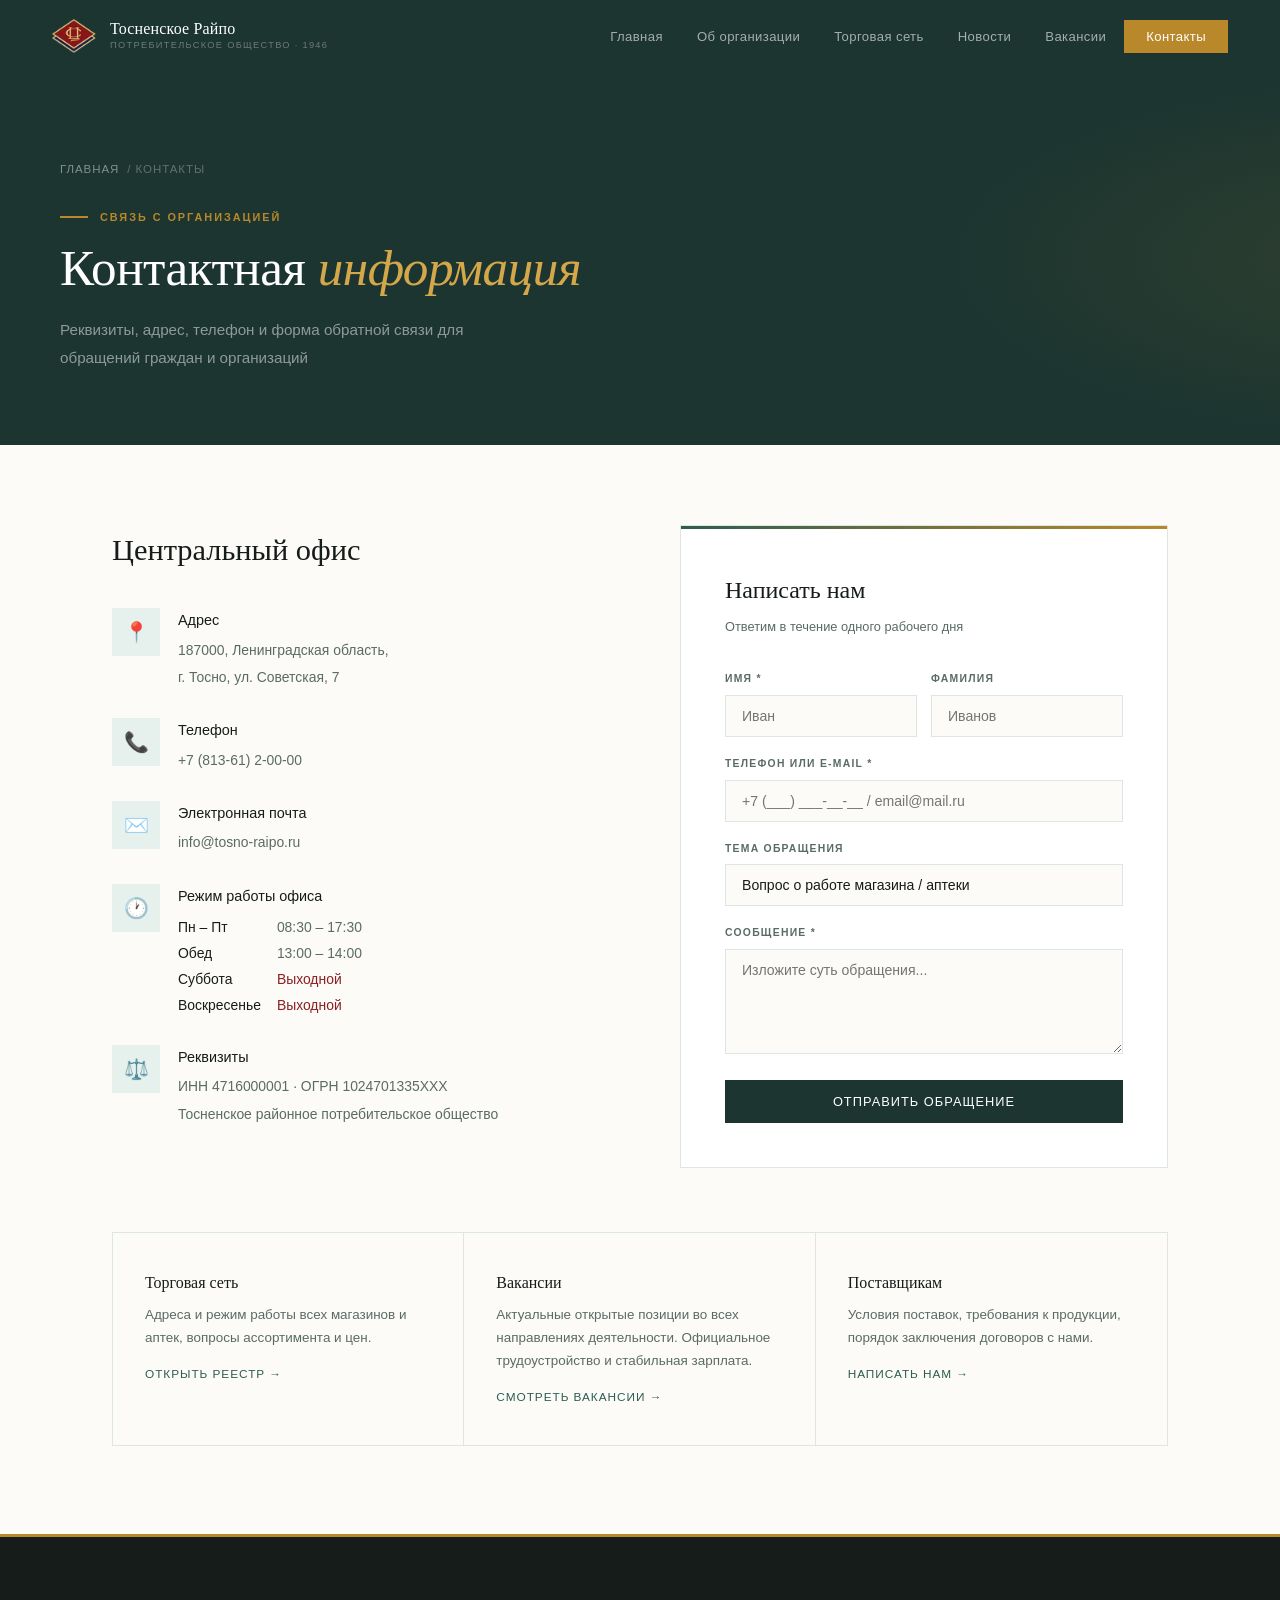
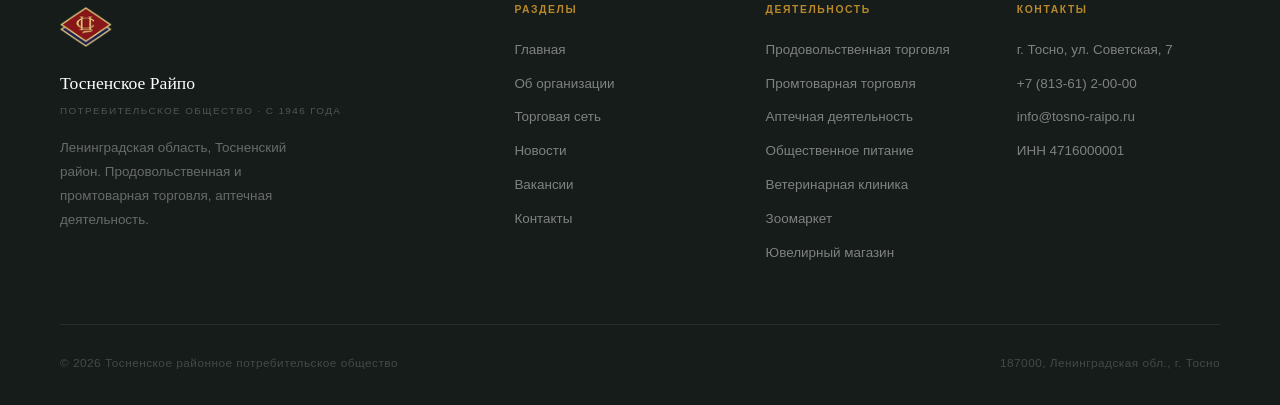
<file: contacts.html>
<!DOCTYPE html>
<html lang="ru">
<head>
  <meta charset="UTF-8">
  <meta name="viewport" content="width=device-width, initial-scale=1.0">
  <meta http-equiv="Content-Security-Policy" content="default-src 'self'; script-src 'self' 'unsafe-inline'; style-src 'self' 'unsafe-inline' https://fonts.googleapis.com; font-src 'self' https://fonts.gstatic.com data:; img-src 'self' data:; connect-src 'self'; object-src 'none'; base-uri 'self'; form-action 'self'; frame-ancestors 'none'">
  <meta name="referrer" content="strict-origin-when-cross-origin">
  <title>Контакты — Тосненское Райпо</title>
  <link rel="preconnect" href="https://fonts.googleapis.com">
  <link href="https://fonts.googleapis.com/css2?family=DM+Serif+Display:ital@0;1&family=Outfit:wght@300;400;500;600&display=swap" rel="stylesheet">
  <link rel="stylesheet" href="style.css">
  <style>
    .contacts-body { max-width:1160px; margin:0 auto; padding:80px 52px 88px; }
    @media(max-width:768px){ .contacts-body{ padding:48px 20px 60px; } }
    .contacts-layout { display:grid; grid-template-columns:1fr 1fr; gap:80px; align-items:start; }
    @media(max-width:860px){ .contacts-layout{ grid-template-columns:1fr; gap:40px; } }
    @media(max-width:480px){ .form-block{ padding:28px 20px; } .fg input, .fg textarea, .fg select{ font-size:16px; } }

    /* Info */
    .info-block h2 { font-family:'DM Serif Display',serif; font-size:1.9rem; font-weight:400; margin-bottom:32px; }
    .ci { display:flex; gap:18px; align-items:flex-start; margin-bottom:28px; }
    .ci-ico {
      width:48px; height:48px; flex-shrink:0;
      background:var(--sage); display:flex; align-items:center; justify-content:center;
      font-size:20px; transition:background .25s, transform .25s;
    }
    .ci:hover .ci-ico { background:var(--gold-pale); transform:scale(1.06); }
    .ci strong { display:block; font-size:.9rem; font-weight:500; margin-bottom:3px; }
    .ci span   { color:var(--muted); font-size:.87rem; font-weight:300; line-height:1.65; }

    .hours-grid { display:grid; grid-template-columns:minmax(0,auto) minmax(0,1fr); gap:3px 16px; font-size:.87rem; max-width:100%; }
    .hours-grid span:nth-child(odd) { color:var(--ink); font-weight:400; }
    .hours-grid span:nth-child(even){ color:var(--muted); font-weight:300; }
    .hc { color:#8A2020 !important; }

    /* Form */
    .form-block {
      background:var(--white); border:1px solid var(--rule);
      padding:44px; position:relative; overflow:hidden;
    }
    .form-block::before {
      content:''; position:absolute; top:0; left:0; right:0; height:3px;
      background:linear-gradient(90deg, var(--forest-soft), var(--gold));
    }
    .form-block h3 { font-family:'DM Serif Display',serif; font-size:1.5rem; font-weight:400; margin-bottom:6px; }
    .form-block .sub { font-size:.8rem; color:var(--muted); margin-bottom:32px; font-weight:300; }
    @media(max-width:480px){ .form-block{ padding:28px 22px; } }

    .frow { display:grid; grid-template-columns:1fr 1fr; gap:14px; }
    @media(max-width:480px){ .frow{ grid-template-columns:1fr; } }
    .fg { margin-bottom:18px; }
    .fg label { display:block; font-size:.65rem; font-weight:600; text-transform:uppercase; letter-spacing:.12em; color:var(--muted); margin-bottom:7px; }
    .fg input,
    .fg textarea,
    .fg select {
      width:100%; padding:12px 16px;
      border:1.5px solid var(--rule); background:var(--paper);
      font-family:'Outfit',sans-serif; font-size:.88rem; color:var(--ink);
      outline:none; font-weight:300; border-radius:0;
      transition:border .25s, background .25s; appearance:none;
    }
    .fg input:focus,
    .fg textarea:focus,
    .fg select:focus { border-color:var(--forest-soft); background:var(--white); }
    .fg textarea { resize:vertical; min-height:105px; }

    .f-submit {
      width:100%; padding:14px;
      background:var(--forest); color:var(--white);
      border:none; font-family:'Outfit',sans-serif;
      font-size:.8rem; font-weight:500;
      letter-spacing:.08em; text-transform:uppercase;
      cursor:pointer; transition:background .25s; position:relative; overflow:hidden;
    }
    .f-submit:hover { background:var(--forest-mid); }
    .f-submit::before {
      content:''; position:absolute; inset:0;
      background:rgba(255,255,255,.08);
      transform:scaleX(0); transform-origin:left;
      transition:transform .3s cubic-bezier(.4,0,.2,1);
    }
    .f-submit:hover::before { transform:scaleX(1); }

    .f-success { display:none; text-align:center; padding:20px 0; }
    .f-success .icon { font-size:2.6rem; display:block; margin-bottom:14px; animation:pop .4s cubic-bezier(.4,0,.2,1) both; }
    @keyframes pop { from{transform:scale(0)} to{transform:scale(1)} }
    .f-success h4 { font-family:'DM Serif Display',serif; font-size:1.2rem; font-weight:400; margin-bottom:8px; }
    .f-success p  { font-size:.86rem; color:var(--muted); font-weight:300; }

    /* Ошибка отправки */
    .f-error { display:none; background:#FEF0EE; border:1px solid #E8B4AE; padding:16px 20px; margin-top:14px; }
    .f-error p { font-size:.85rem; color:#8A2A20; font-weight:300; line-height:1.6; }

    /* Состояние загрузки */
    .f-submit:disabled { opacity:.7; cursor:not-allowed; }
    .f-submit .spinner {
      display:inline-block; width:14px; height:14px;
      border:2px solid rgba(255,255,255,.3); border-top-color:white;
      border-radius:50%; animation:spin .7s linear infinite;
      margin-right:8px; vertical-align:middle;
    }
    @keyframes spin { to { transform:rotate(360deg); } }

    /* Валидация полей */
    .fg input.invalid,
    .fg textarea.invalid,
    .fg select.invalid { border-color:#C84A30 !important; background:#FEF8F7 !important; }
    .fg .field-error { font-size:.72rem; color:#C84A30; margin-top:5px; display:none; }
    .fg input.invalid ~ .field-error,
    .fg textarea.invalid ~ .field-error { display:block; }

    /* Bottom row */
    .dept-strip { display:grid; grid-template-columns:repeat(3,1fr); border:1px solid var(--rule); margin-top:64px; overflow:hidden; }
    .ds-cell {
      padding:36px 32px; border-right:1px solid var(--rule);
      transition:background .25s; position:relative;
    }
    .ds-cell::after {
      content:''; position:absolute; top:0; left:0; right:0; height:2px;
      background:linear-gradient(90deg,var(--forest-soft),var(--gold));
      transform:scaleX(0); transform-origin:left;
      transition:transform .3s cubic-bezier(.4,0,.2,1);
    }
    .ds-cell:hover { background:var(--ivory); }
    .ds-cell:hover::after { transform:scaleX(1); }
    .ds-cell:last-child { border-right:none; }
    .ds-cell h4 { font-family:'DM Serif Display',serif; font-size:1rem; font-weight:400; margin-bottom:8px; }
    .ds-cell p  { font-size:.84rem; color:var(--muted); font-weight:300; line-height:1.7; }
    .ds-cell a  { display:inline-block; margin-top:14px; font-size:.74rem; text-transform:uppercase; letter-spacing:.08em; color:var(--forest-soft); text-decoration:none; transition:color .2s; }
    .ds-cell a:hover { color:var(--gold); }
    @media(max-width:768px){ .dept-strip{ grid-template-columns:1fr; } .ds-cell{ border-right:none; border-bottom:1px solid var(--rule); } .ds-cell:last-child{ border-bottom:none; } }
  </style>
</head>
<body data-page="contacts">
  <div class="page-hero">
    <div class="page-hero-inner">
      <div class="breadcrumb"><a href="index.html">Главная</a> / Контакты</div>
      <div class="overline reveal">Связь с организацией</div>
      <h1 class="display reveal" style="color:var(--white)">Контактная <em>информация</em></h1>
      <p class="lead reveal" style="color:rgba(255,255,255,.5)">Реквизиты, адрес, телефон и форма обратной связи для обращений граждан и организаций</p>
    </div>
  </div>

  <div class="contacts-body">
    <div class="contacts-layout">
      <div class="info-block reveal-left">
        <h2>Центральный офис</h2>
        <div class="ci"><div class="ci-ico">📍</div><div><strong>Адрес</strong><span>187000, Ленинградская область,<br>г. Тосно, ул. Советская, 7</span></div></div>
        <div class="ci"><div class="ci-ico">📞</div><div><strong>Телефон</strong><span>+7 (813-61) 2-00-00</span></div></div>
        <div class="ci"><div class="ci-ico">✉️</div><div><strong>Электронная почта</strong><span>info@tosno-raipo.ru</span></div></div>
        <div class="ci"><div class="ci-ico">🕐</div><div><strong>Режим работы офиса</strong><div class="hours-grid" style="margin-top:8px">
          <span>Пн – Пт</span><span>08:30 – 17:30</span>
          <span>Обед</span><span>13:00 – 14:00</span>
          <span>Суббота</span><span class="hc">Выходной</span>
          <span>Воскресенье</span><span class="hc">Выходной</span>
        </div></div></div>
        <div class="ci"><div class="ci-ico">⚖️</div><div><strong>Реквизиты</strong><span>ИНН 4716000001 · ОГРН 1024701335XXX<br>Тосненское районное потребительское общество</span></div></div>
      </div>

      <!-- =========================================================
             ФОРМА ОБРАТНОЙ СВЯЗИ — PHP
             ---------------------------------------------------------
             Рядом с этим файлом должен лежать send.php
             В send.php замените $to на вашу почту для приёма писем
             ========================================================= -->
        <div class="form-block reveal-right" id="form-block">
        <h3>Написать нам</h3>
        <p class="sub">Ответим в течение одного рабочего дня</p>
        <div class="frow">
          <div class="fg">
            <label for="f-name">Имя *</label>
            <input type="text" id="f-name" name="name" placeholder="Иван" autocomplete="given-name">
            <span class="field-error">Укажите имя</span>
          </div>
          <div class="fg">
            <label for="f-lastname">Фамилия</label>
            <input type="text" id="f-lastname" name="lastname" placeholder="Иванов" autocomplete="family-name">
          </div>
        </div>
        <div class="fg">
          <label for="f-contact">Телефон или e-mail *</label>
          <input type="text" id="f-contact" name="contact" placeholder="+7 (___) ___-__-__ / email@mail.ru" autocomplete="email">
          <span class="field-error">Укажите телефон или e-mail</span>
        </div>
        <div class="fg">
          <label for="f-topic">Тема обращения</label>
          <select id="f-topic" name="topic">
            <option>Вопрос о работе магазина / аптеки</option>
            <option>Предложение о поставках / сотрудничестве</option>
            <option>Жалоба или претензия</option>
            <option>Трудоустройство</option>
            <option>Запрос документов</option>
            <option>Иное</option>
          </select>
        </div>
        <div class="fg">
          <label for="f-msg">Сообщение *</label>
          <textarea id="f-msg" name="message" placeholder="Изложите суть обращения..."></textarea>
          <span class="field-error">Напишите сообщение</span>
        </div>
        <div aria-hidden="true" style="position:absolute;left:-9999px;top:-9999px;width:1px;height:1px;overflow:hidden;">
          <label for="f-website">Не заполняйте это поле</label>
          <input type="text" id="f-website" name="website" tabindex="-1" autocomplete="off">
        </div>
        <button class="f-submit" id="f-submit-btn" type="button" onclick="send()">Отправить обращение</button>
        <div class="f-error" id="f-error">
          <p>Не удалось отправить сообщение. Попробуйте ещё раз или напишите на <strong>info@tosno-raipo.ru</strong></p>
        </div>
        <div class="f-success" id="f-success">
          <span class="icon">✓</span>
          <h4>Обращение принято</h4>
          <p>Ваше сообщение получено. Мы ответим в течение одного рабочего дня.</p>
        </div>
      </div>    </div>

    <div class="dept-strip">
      <div class="ds-cell reveal reveal-d1"><h4>Торговая сеть</h4><p>Адреса и режим работы всех магазинов и аптек, вопросы ассортимента и цен.</p><a href="stores.html">Открыть реестр →</a></div>
      <div class="ds-cell reveal reveal-d2"><h4>Вакансии</h4><p>Актуальные открытые позиции во всех направлениях деятельности. Официальное трудоустройство и стабильная зарплата.</p><a href="careers.html">Смотреть вакансии →</a></div>
      <div class="ds-cell reveal reveal-d3"><h4>Поставщикам</h4><p>Условия поставок, требования к продукции, порядок заключения договоров с нами.</p><a href="contacts.html">Написать нам →</a></div>
    </div>
  </div>

  <script>
    function validate() {
      let ok = true;
      const rules = [
        { id: 'f-name',    check: v => v.length > 0 },
        { id: 'f-contact', check: v => v.length > 0 },
        { id: 'f-msg',     check: v => v.length > 5 },
      ];
      rules.forEach(({ id, check }) => {
        const el = document.getElementById(id);
        const valid = check(el.value.trim());
        el.classList.toggle('invalid', !valid);
        if (!valid) ok = false;
      });
      return ok;
    }

    // Снимать ошибку при вводе
    ['f-name','f-contact','f-msg'].forEach(id => {
      document.getElementById(id).addEventListener('input', function() {
        this.classList.remove('invalid');
      });
    });

    async function send() {
      if (!validate()) return;

      const btn    = document.getElementById('f-submit-btn');
      const errBox = document.getElementById('f-error');
      errBox.style.display = 'none';

      btn.disabled = true;
      btn.innerHTML = '<span class="spinner"></span>Отправляем...';

      const data = new URLSearchParams({
        name:    document.getElementById('f-name').value.trim()
               + ' ' + document.getElementById('f-lastname').value.trim(),
        contact: document.getElementById('f-contact').value.trim(),
        topic:   document.getElementById('f-topic').value,
        message: document.getElementById('f-msg').value.trim(),
        website: document.getElementById('f-website').value,
      });

      try {
        const res = await fetch('send.php', {
          method: 'POST',
          body: data,
        });

        if (res.ok) {
          showSuccess();
        } else {
          throw new Error('Server error');
        }
      } catch (e) {
        btn.disabled = false;
        btn.innerHTML = 'Отправить обращение';
        errBox.style.display = 'block';
      }
    }

    function showSuccess() {
      document.querySelectorAll('#form-block .fg, #form-block .frow, #form-block #f-submit-btn, #form-block h3, #form-block .sub, #form-block .f-error')
        .forEach(el => el.style.display = 'none');
      document.getElementById('f-success').style.display = 'block';
    }
  </script>
  <script src="nav.js"></script>
</body>
</html>
</file>
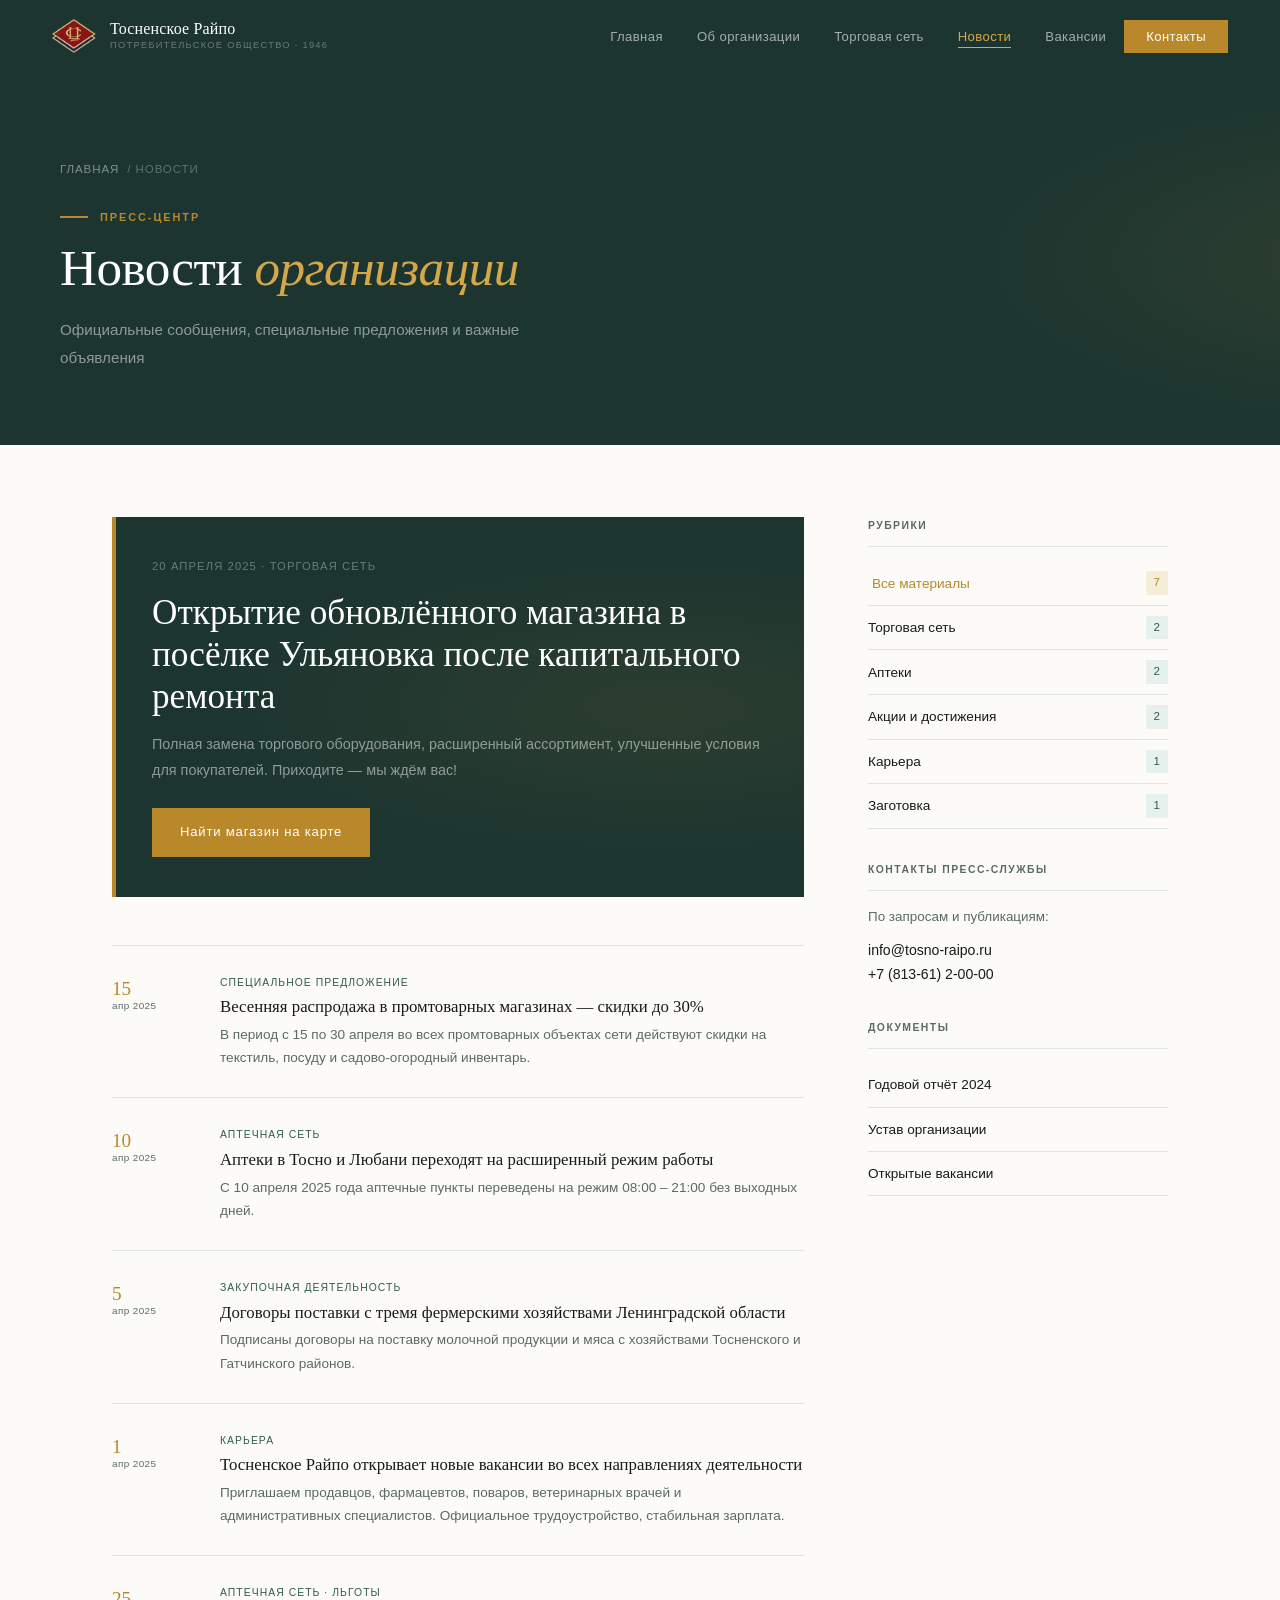
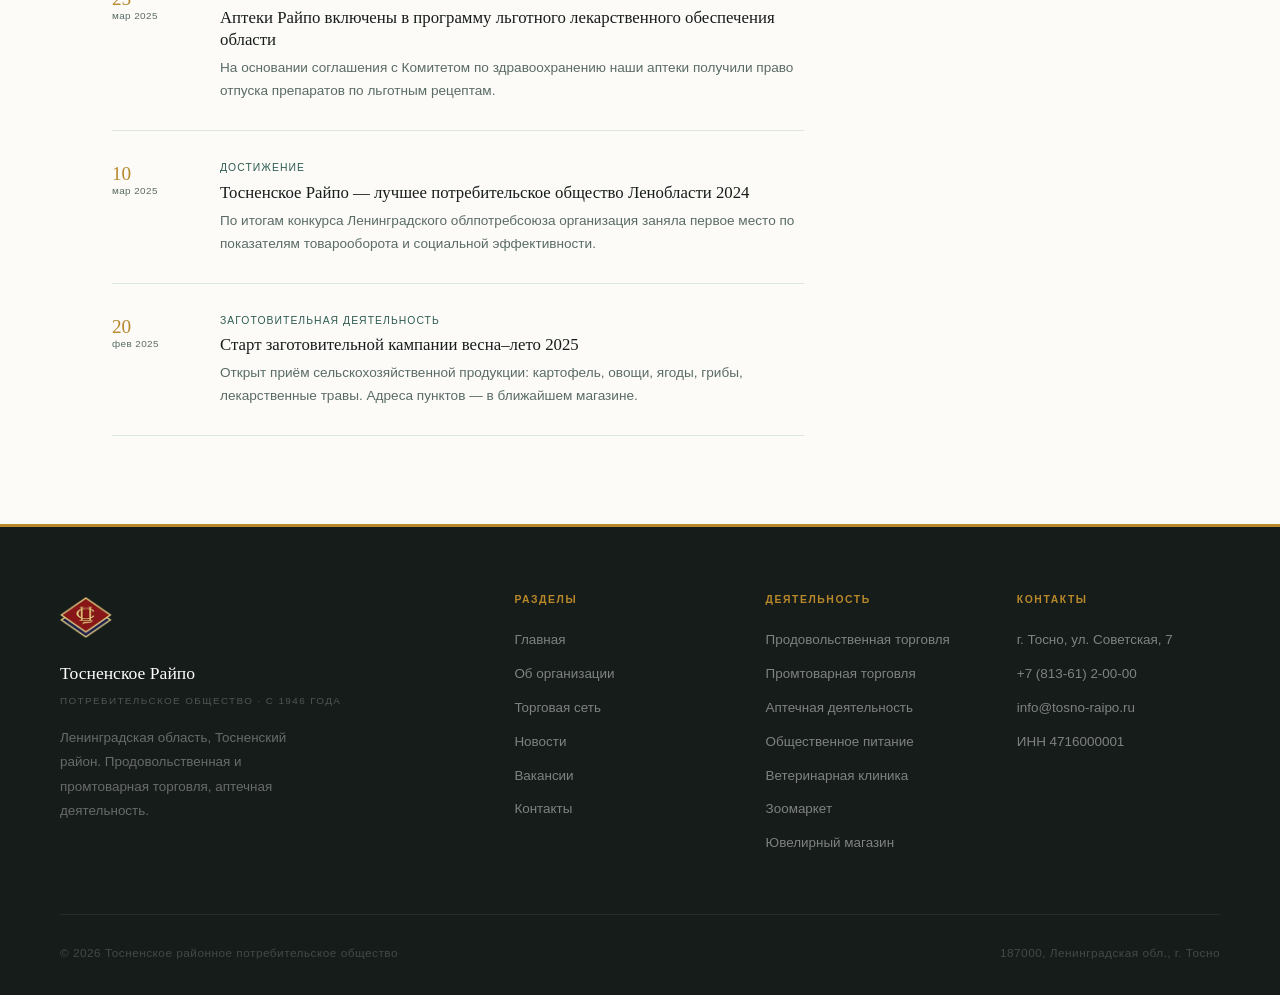
<file: news.html>
<!DOCTYPE html>
<html lang="ru">
<head>
  <meta charset="UTF-8">
  <meta name="viewport" content="width=device-width, initial-scale=1.0">
  <meta http-equiv="Content-Security-Policy" content="default-src 'self'; script-src 'self' 'unsafe-inline'; style-src 'self' 'unsafe-inline' https://fonts.googleapis.com; font-src 'self' https://fonts.gstatic.com data:; img-src 'self' data:; connect-src 'self'; object-src 'none'; base-uri 'self'; form-action 'self'; frame-ancestors 'none'">
  <meta name="referrer" content="strict-origin-when-cross-origin">
  <title>Новости — Тосненское Райпо</title>
  <link rel="preconnect" href="https://fonts.googleapis.com">
  <link href="https://fonts.googleapis.com/css2?family=DM+Serif+Display:ital@0;1&family=Outfit:wght@300;400;500;600&display=swap" rel="stylesheet">
  <link rel="stylesheet" href="style.css">
  <style>
    .news-body { max-width:1160px; margin:0 auto; padding:72px 52px 88px; }
    @media(max-width:768px){ .news-body{ padding:48px 20px 60px; } }
    .news-layout { display:grid; grid-template-columns:1fr 300px; gap:64px; align-items:start; }
    @media(max-width:1024px){ .news-layout{ grid-template-columns:1fr; gap:48px; } }

    /* Главная новость */
    .news-lead {
      padding:40px; background:var(--forest);
      margin-bottom:48px; position:relative; overflow:hidden;
      transition: opacity .35s, transform .35s;
    }
    .news-lead.hidden { display:none; }
    .news-lead::before { content:''; position:absolute; left:0; top:0; bottom:0; width:4px; background:var(--gold); }
    .news-lead::after  { content:''; position:absolute; inset:0; background:radial-gradient(ellipse at 80% 50%, rgba(184,136,42,.1) 0%, transparent 60%); pointer-events:none; }
    .news-lead-inner { position:relative; z-index:1; }
    .news-lead-meta  { font-size:.7rem; text-transform:uppercase; letter-spacing:.1em; color:rgba(255,255,255,.35); margin-bottom:16px; }
    .news-lead h2 { font-family:'DM Serif Display',serif; font-size:clamp(1.5rem,3vw,2.2rem); color:var(--white); font-weight:400; line-height:1.2; margin-bottom:14px; }
    .news-lead p  { font-size:.9rem; color:rgba(255,255,255,.5); font-weight:300; line-height:1.8; margin-bottom:24px; }

    /* Список */
    .news-list { border-top:1px solid var(--rule); }
    .ni {
      display:grid; grid-template-columns:80px 1fr; gap:28px;
      padding:28px 0; border-bottom:1px solid var(--rule);
      transition: background .2s, opacity .3s, transform .3s;
    }
    .ni:hover { background:var(--ivory); margin:0 -16px; padding-left:16px; padding-right:16px; }
    .ni.hidden { display:none; }

    .ni-date { font-family:'DM Serif Display',serif; font-size:1.2rem; color:var(--gold); line-height:1.2; padding-top:3px; }
    .ni-date small { display:block; font-family:'Outfit',sans-serif; font-size:.62rem; color:var(--muted); font-weight:300; letter-spacing:.04em; }
    .ni-cat  { font-size:.65rem; text-transform:uppercase; letter-spacing:.1em; color:var(--forest-soft); font-weight:500; margin-bottom:5px; }
    .ni-title{ font-family:'DM Serif Display',serif; font-size:1.05rem; font-weight:400; color:var(--ink); margin-bottom:5px; line-height:1.3; }
    .ni-desc { font-size:.85rem; color:var(--muted); font-weight:300; line-height:1.7; }

    /* Пустое состояние */
    .news-empty {
      display:none; padding:48px 0; text-align:center;
      border-top:1px solid var(--rule); border-bottom:1px solid var(--rule);
    }
    .news-empty .empty-icon { font-size:2.5rem; margin-bottom:12px; display:block; }
    .news-empty p { font-size:.9rem; color:var(--muted); font-weight:300; }

    /* Sidebar */
    .news-sidebar {}
    .sb-section { margin-bottom:32px; }
    .sb-section h4 { font-size:.65rem; text-transform:uppercase; letter-spacing:.14em; color:var(--muted); padding-bottom:12px; border-bottom:1px solid var(--rule); margin-bottom:14px; }
    .sb-link {
      display:flex; justify-content:space-between; align-items:center;
      padding:10px 0; border-bottom:1px solid var(--rule);
      font-size:.85rem; color:var(--ink); font-weight:300;
      cursor:pointer; transition:color .2s, padding-left .2s;
      text-decoration:none; user-select:none;
    }
    .sb-link:hover { color:var(--gold); padding-left:4px; }
    .sb-link.active { color:var(--gold); padding-left:4px; font-weight:500; }
    .sb-cnt {
      font-size:.72rem; background:var(--sage); color:var(--forest-soft);
      padding:2px 8px; transition: background .2s, color .2s;
    }
    .sb-link.active .sb-cnt { background:var(--gold-pale); color:var(--gold); }
  </style>
</head>
<body data-page="news">
  <div class="page-hero">
    <div class="page-hero-inner">
      <div class="breadcrumb"><a href="index.html">Главная</a> / Новости</div>
      <div class="overline reveal">Пресс-центр</div>
      <h1 class="display reveal" style="color:var(--white)">Новости <em>организации</em></h1>
      <p class="lead reveal" style="color:rgba(255,255,255,.5)">Официальные сообщения, специальные предложения и важные объявления</p>
    </div>
  </div>

  <div class="news-body">
    <div class="news-layout">
      <div>
        <!-- Главная новость — рубрика: trade -->
        <div class="news-lead reveal" data-cat="trade">
          <div class="news-lead-inner">
            <div class="news-lead-meta">20 апреля 2025 · Торговая сеть</div>
            <h2>Открытие обновлённого магазина в посёлке Ульяновка после капитального ремонта</h2>
            <p>Полная замена торгового оборудования, расширенный ассортимент, улучшенные условия для покупателей. Приходите — мы ждём вас!</p>
            <a href="stores.html" class="btn btn-gold">Найти магазин на карте</a>
          </div>
        </div>

        <div class="news-list" id="news-list">

          <div class="ni reveal" data-cat="action">
            <div class="ni-date">15<small>апр 2025</small></div>
            <div>
              <div class="ni-cat">Специальное предложение</div>
              <div class="ni-title">Весенняя распродажа в промтоварных магазинах — скидки до 30%</div>
              <p class="ni-desc">В период с 15 по 30 апреля во всех промтоварных объектах сети действуют скидки на текстиль, посуду и садово-огородный инвентарь.</p>
            </div>
          </div>

          <div class="ni reveal" data-cat="pharm">
            <div class="ni-date">10<small>апр 2025</small></div>
            <div>
              <div class="ni-cat">Аптечная сеть</div>
              <div class="ni-title">Аптеки в Тосно и Любани переходят на расширенный режим работы</div>
              <p class="ni-desc">С 10 апреля 2025 года аптечные пункты переведены на режим 08:00 – 21:00 без выходных дней.</p>
            </div>
          </div>

          <div class="ni reveal" data-cat="trade">
            <div class="ni-date">5<small>апр 2025</small></div>
            <div>
              <div class="ni-cat">Закупочная деятельность</div>
              <div class="ni-title">Договоры поставки с тремя фермерскими хозяйствами Ленинградской области</div>
              <p class="ni-desc">Подписаны договоры на поставку молочной продукции и мяса с хозяйствами Тосненского и Гатчинского районов.</p>
            </div>
          </div>

          <div class="ni reveal" data-cat="careers">
            <div class="ni-date">1<small>апр 2025</small></div>
            <div>
              <div class="ni-cat">Карьера</div>
              <div class="ni-title">Тосненское Райпо открывает новые вакансии во всех направлениях деятельности</div>
              <p class="ni-desc">Приглашаем продавцов, фармацевтов, поваров, ветеринарных врачей и административных специалистов. Официальное трудоустройство, стабильная зарплата.</p>
            </div>
          </div>

          <div class="ni reveal" data-cat="pharm">
            <div class="ni-date">25<small>мар 2025</small></div>
            <div>
              <div class="ni-cat">Аптечная сеть · Льготы</div>
              <div class="ni-title">Аптеки Райпо включены в программу льготного лекарственного обеспечения области</div>
              <p class="ni-desc">На основании соглашения с Комитетом по здравоохранению наши аптеки получили право отпуска препаратов по льготным рецептам.</p>
            </div>
          </div>

          <div class="ni reveal" data-cat="action">
            <div class="ni-date">10<small>мар 2025</small></div>
            <div>
              <div class="ni-cat">Достижение</div>
              <div class="ni-title">Тосненское Райпо — лучшее потребительское общество Ленобласти 2024</div>
              <p class="ni-desc">По итогам конкурса Ленинградского облпотребсоюза организация заняла первое место по показателям товарооборота и социальной эффективности.</p>
            </div>
          </div>

          <div class="ni reveal" data-cat="harvest">
            <div class="ni-date">20<small>фев 2025</small></div>
            <div>
              <div class="ni-cat">Заготовительная деятельность</div>
              <div class="ni-title">Старт заготовительной кампании весна–лето 2025</div>
              <p class="ni-desc">Открыт приём сельскохозяйственной продукции: картофель, овощи, ягоды, грибы, лекарственные травы. Адреса пунктов — в ближайшем магазине.</p>
            </div>
          </div>

        </div>

        <!-- Пустое состояние -->
        <div class="news-empty" id="news-empty">
          <span class="empty-icon">📭</span>
          <p>В этой рубрике пока нет материалов</p>
        </div>
      </div>

      <div class="news-sidebar">
        <div class="sb-section reveal">
          <h4>Рубрики</h4>
          <div class="sb-link active" onclick="filterNews('all', this)">
            Все материалы <span class="sb-cnt">7</span>
          </div>
          <div class="sb-link" onclick="filterNews('trade', this)">
            Торговая сеть <span class="sb-cnt">2</span>
          </div>
          <div class="sb-link" onclick="filterNews('pharm', this)">
            Аптеки <span class="sb-cnt">2</span>
          </div>
          <div class="sb-link" onclick="filterNews('action', this)">
            Акции и достижения <span class="sb-cnt">2</span>
          </div>
          <div class="sb-link" onclick="filterNews('careers', this)">
            Карьера <span class="sb-cnt">1</span>
          </div>
          <div class="sb-link" onclick="filterNews('harvest', this)">
            Заготовка <span class="sb-cnt">1</span>
          </div>
        </div>
        <div class="sb-section reveal">
          <h4>Контакты пресс-службы</h4>
          <p style="font-size:.84rem;color:var(--muted);font-weight:300;line-height:1.75;margin-bottom:10px">По запросам и публикациям:</p>
          <p style="font-size:.88rem;color:var(--ink)">info@tosno-raipo.ru</p>
          <p style="font-size:.88rem;color:var(--ink)">+7 (813-61) 2-00-00</p>
        </div>
        <div class="sb-section reveal">
          <h4>Документы</h4>
          <a href="contacts.html" class="sb-link">Годовой отчёт 2024</a>
          <a href="contacts.html" class="sb-link">Устав организации</a>
          <a href="careers.html"  class="sb-link">Открытые вакансии</a>
        </div>
      </div>
    </div>
  </div>

  <script>
    function filterNews(cat, el) {
      // Снять активный класс со всех рубрик
      document.querySelectorAll('.sb-section .sb-link[onclick]').forEach(l => l.classList.remove('active'));
      el.classList.add('active');

      const lead  = document.querySelector('.news-lead');
      const items = document.querySelectorAll('#news-list .ni');
      const empty = document.getElementById('news-empty');

      // Фильтрация главной новости
      if (cat === 'all') {
        lead.classList.remove('hidden');
      } else {
        lead.dataset.cat === cat
          ? lead.classList.remove('hidden')
          : lead.classList.add('hidden');
      }

      // Фильтрация новостей
      let visible = 0;
      items.forEach(item => {
        const show = cat === 'all' || item.dataset.cat === cat;
        item.classList.toggle('hidden', !show);
        if (show) visible++;
      });

      // Учесть главную новость в счётчике
      if (cat !== 'all' && !lead.classList.contains('hidden')) visible++;

      // Пустое состояние
      empty.style.display = (visible === 0) ? 'block' : 'none';
    }
  </script>
  <script src="nav.js"></script>
</body>
</html>
</file>
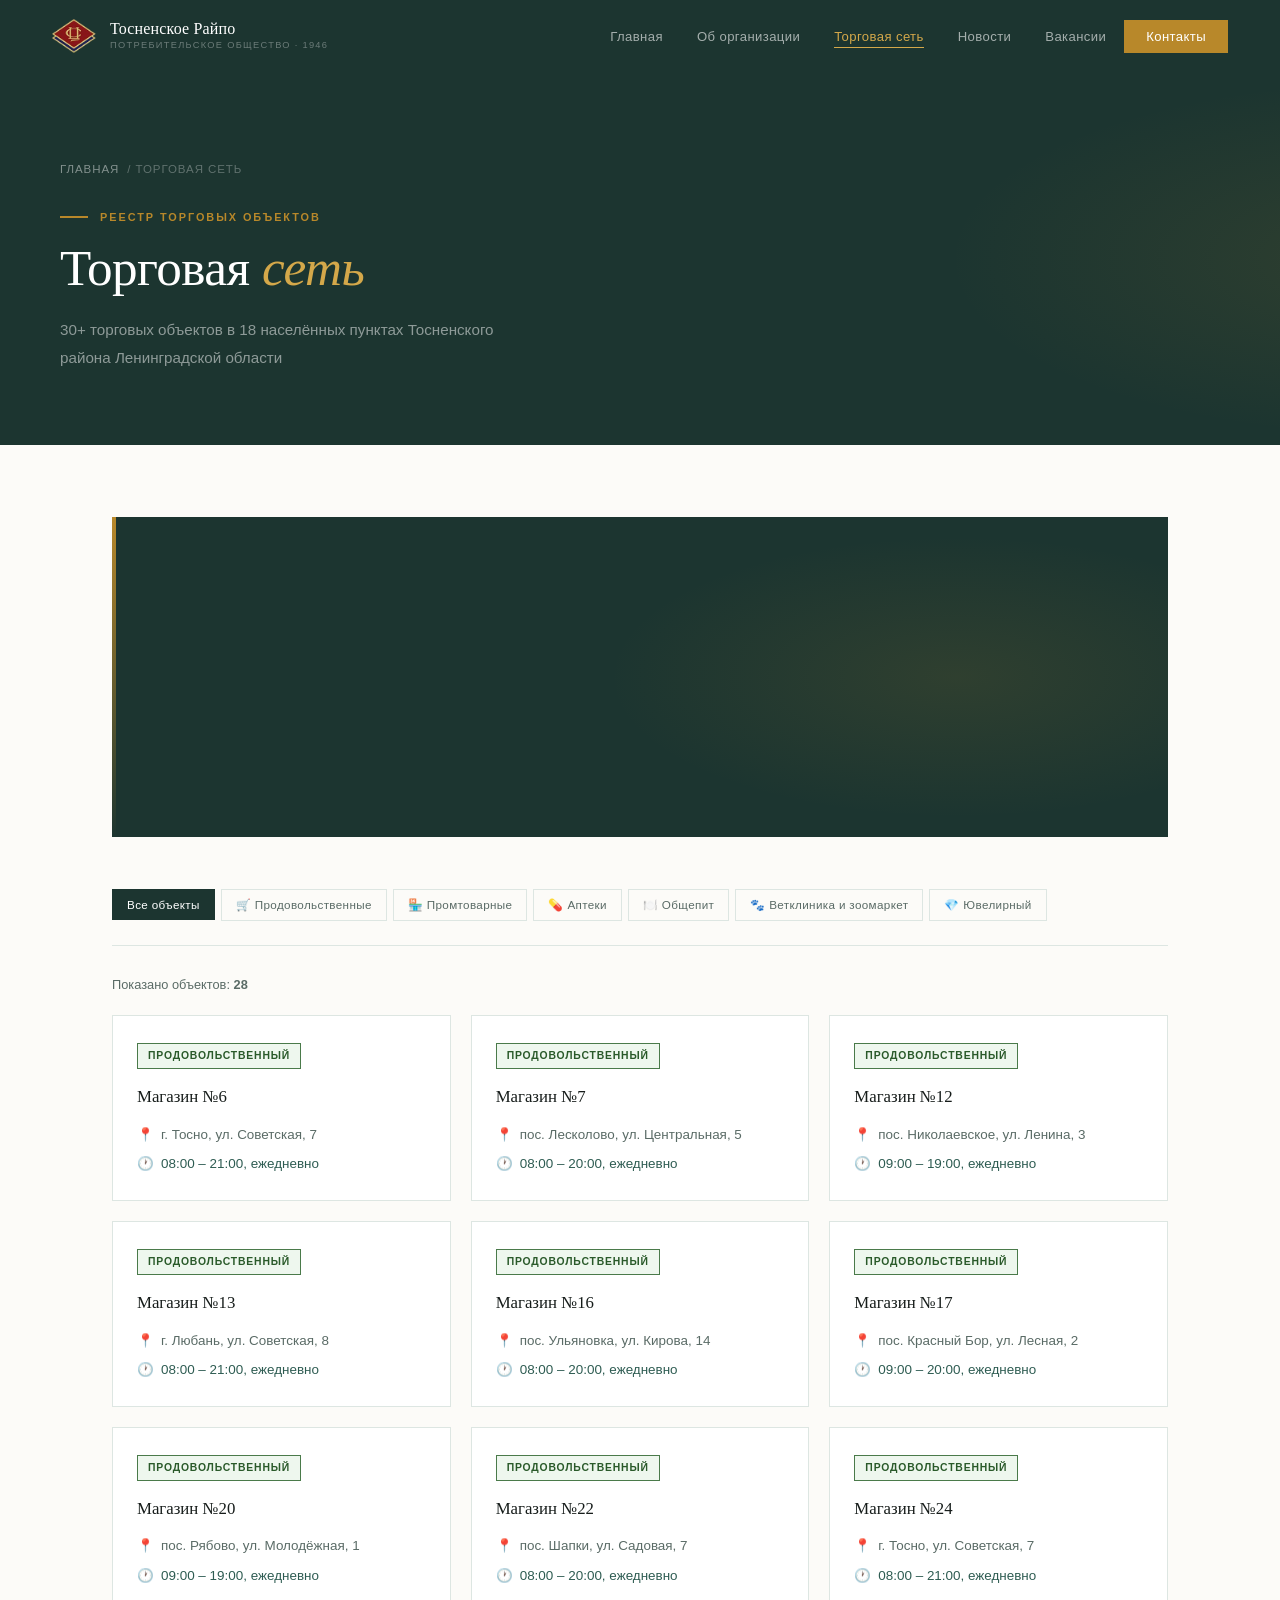
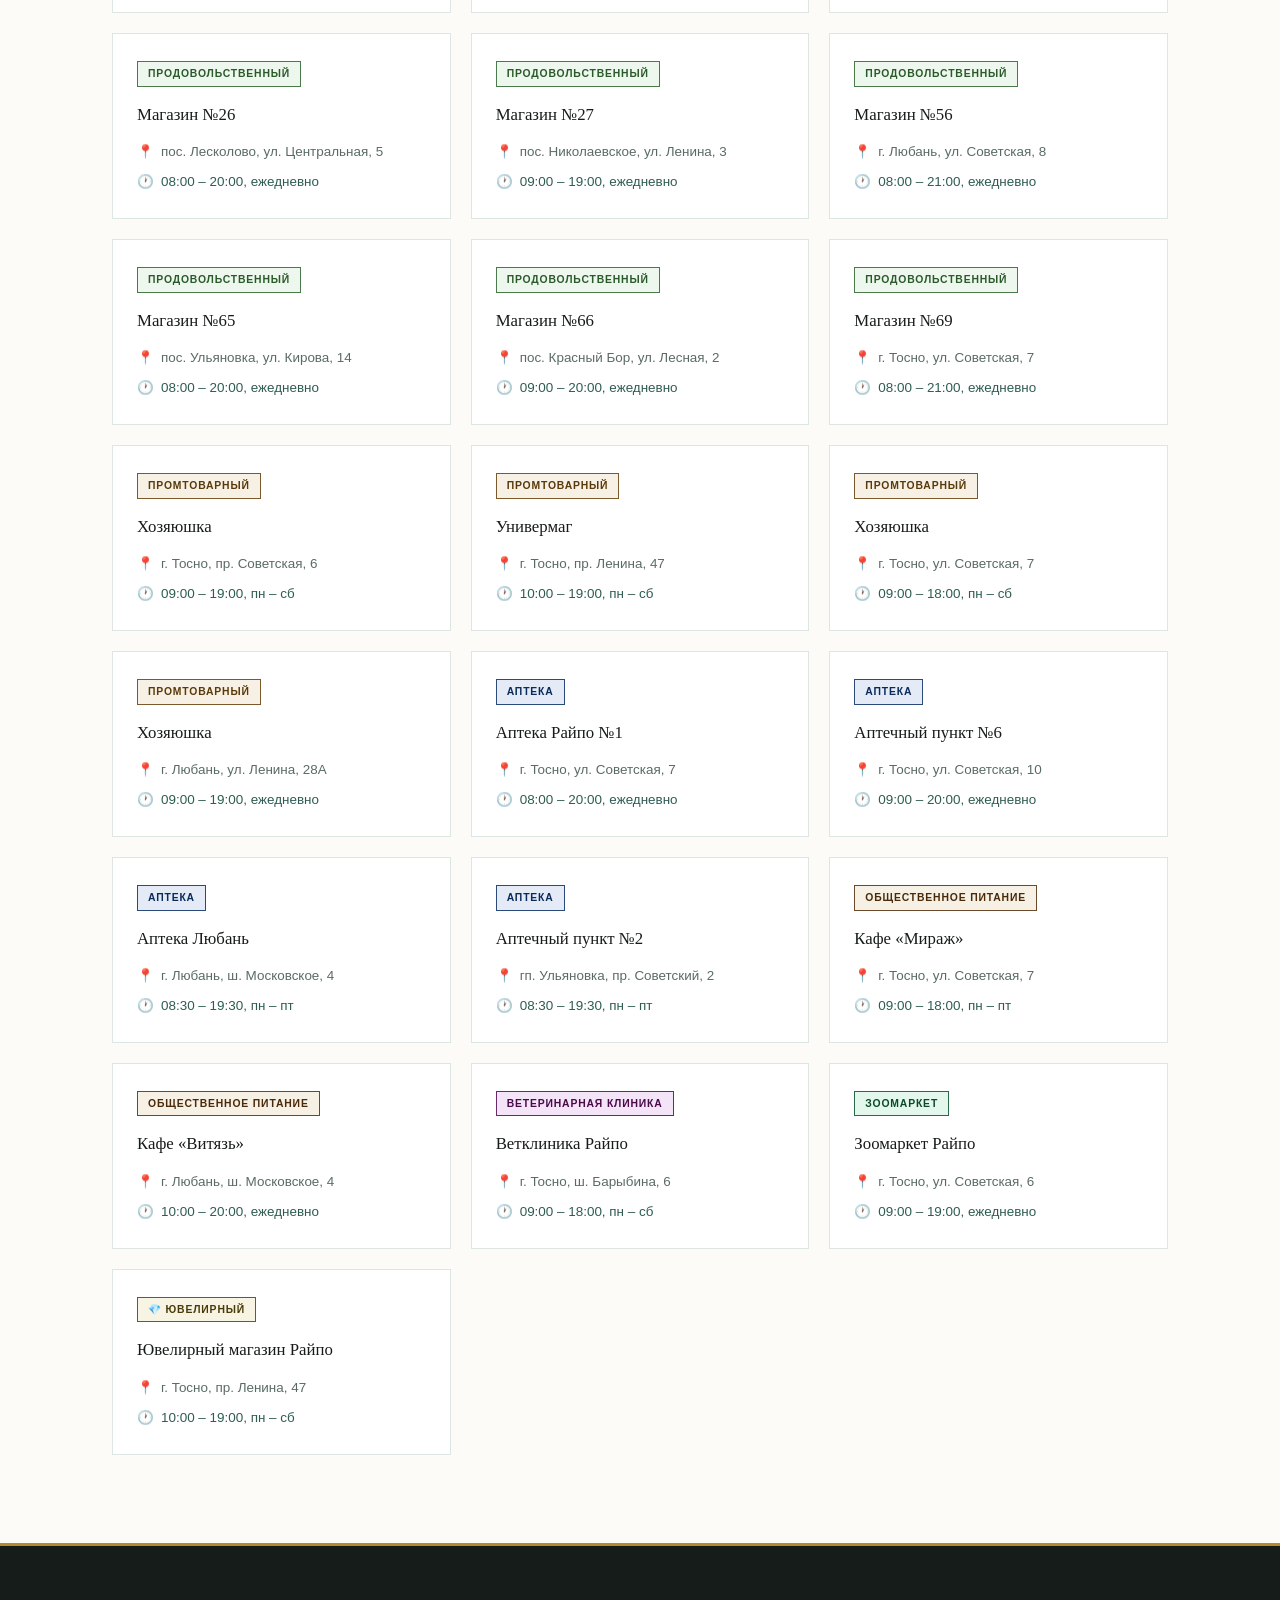
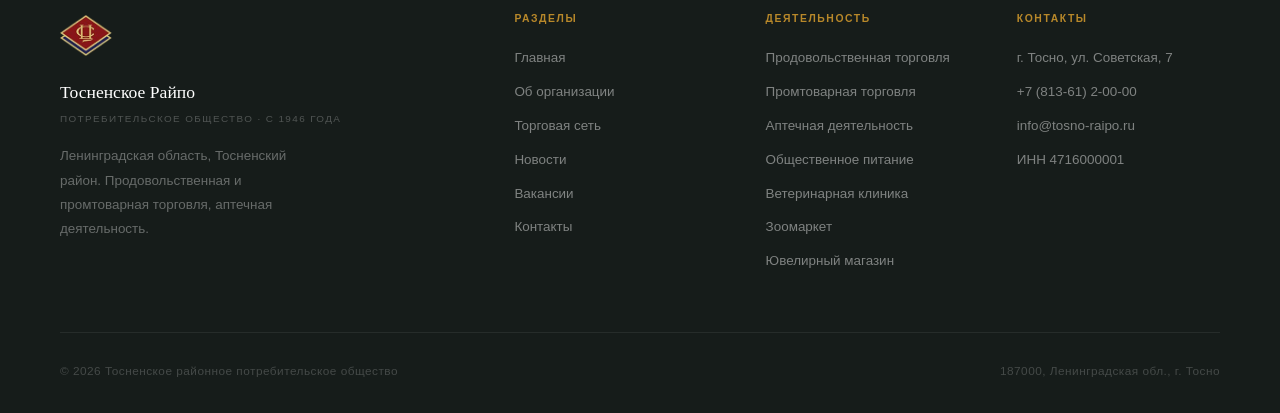
<file: stores.html>
<!DOCTYPE html>
<html lang="ru">
<head>
  <meta charset="UTF-8">
  <meta name="viewport" content="width=device-width, initial-scale=1.0">
  <meta http-equiv="Content-Security-Policy" content="default-src 'self'; script-src 'self' 'unsafe-inline'; style-src 'self' 'unsafe-inline' https://fonts.googleapis.com; font-src 'self' https://fonts.gstatic.com data:; img-src 'self' data:; connect-src 'self'; frame-src https://yandex.ru https://*.yandex.ru; object-src 'none'; base-uri 'self'; form-action 'self'; frame-ancestors 'none'">
  <meta name="referrer" content="strict-origin-when-cross-origin">
  <title>Торговая сеть — Тосненское Райпо</title>
  <link rel="preconnect" href="https://fonts.googleapis.com">
  <link href="https://fonts.googleapis.com/css2?family=DM+Serif+Display:ital@0;1&family=Outfit:wght@300;400;500;600&display=swap" rel="stylesheet">
  <link rel="stylesheet" href="style.css">
  <style>
    .stores-body { max-width:1160px; margin:0 auto; padding:72px 52px 88px; }
    @media(max-width:768px){ .stores-body{ padding:48px 20px 60px; } }

    .map-block {
      background:var(--forest); height:320px;
      display:flex; align-items:center; justify-content:center; flex-direction:column; gap:16px;
      margin-bottom:52px; position:relative; overflow:hidden;
    }
    .map-block::before {
      content:''; position:absolute; left:0; top:0; bottom:0; width:4px;
      background:linear-gradient(to bottom, var(--gold), transparent);
    }
    .map-block::after {
      content:''; position:absolute; inset:0;
      background:radial-gradient(ellipse 60% 80% at 80% 50%, rgba(184,136,42,.12) 0%, transparent 55%);
    }
    .map-block-inner { z-index:1; text-align:center; }
    .map-block h3 { font-family:'DM Serif Display',serif; color:var(--white); font-size:1.4rem; font-weight:400; margin-bottom:8px; }
    .map-block p  { color:rgba(255,255,255,.4); font-size:.85rem; font-weight:300; margin-bottom:20px; }

    /* Filters */
    .filter-bar { display:flex; align-items:center; gap:6px; flex-wrap:nowrap; overflow-x:auto; margin-bottom:28px; padding-bottom:24px; border-bottom:1px solid var(--rule); scrollbar-width:none; }
    .filter-bar::-webkit-scrollbar { display:none; }
    .fb {
      font-family:'Outfit',sans-serif; font-size:.73rem; font-weight:500;
      letter-spacing:.03em; padding:8px 14px; cursor:pointer;
      border:1.5px solid var(--rule); background:transparent; color:var(--muted);
      transition:all .25s; white-space:nowrap; flex-shrink:0;
    }
    .fb.active,.fb:hover { background:var(--forest); color:var(--white); border-color:var(--forest); }
    .stores-count { font-size:.8rem; color:var(--muted); margin-bottom:20px; font-weight:300; }

    /* Cards grid */
    .sc-grid { display:grid; grid-template-columns:repeat(auto-fill,minmax(320px,1fr)); gap:20px; }
    @media(max-width:480px){ .sc-grid{ grid-template-columns:1fr; } }

    .sc {
      background:var(--white); border:1px solid var(--rule);
      padding:24px; transition:all .3s; position:relative;
    }
    .sc::after {
      content:''; position:absolute; bottom:0; left:0; right:0; height:2px;
      background:linear-gradient(90deg, var(--forest-soft), var(--gold));
      transform:scaleX(0); transform-origin:left;
      transition:transform .35s cubic-bezier(.4,0,.2,1);
    }
    .sc:hover { box-shadow:0 8px 32px rgba(28,53,48,.1); transform:translateY(-3px); }
    .sc:hover::after { transform:scaleX(1); }

    .sc-badge {
      font-size:.65rem; font-weight:600; text-transform:uppercase;
      letter-spacing:.08em; padding:3px 10px; border:1px solid; display:inline-block; margin-bottom:14px;
    }
    .b-food  { border-color:#4A7A4A; color:#2A5A2A; background:#EEF7EE; }
    .b-prom  { border-color:#7A5A2A; color:#5A3A0A; background:#F7F0E4; }
    .b-pharm      { border-color:#2A4A7A; color:#0A2A5A; background:#E4EBF7; }
    .b-food-svc   { border-color:#6A4A2A; color:#4A2A0A; background:#F7F0E4; }
    .b-vet        { border-color:#6A2A6A; color:#4A0A4A; background:#F4E4F7; }
    .b-zoo        { border-color:#2A6A4A; color:#0A4A2A; background:#E4F7EC; }
    .b-jewel      { border-color:#6A5A2A; color:#4A3A0A; background:#F7F4E4; }


    .sc h3 { font-family:'DM Serif Display',serif; font-size:1.05rem; font-weight:400; margin-bottom:12px; color:var(--ink); }
    .sc-meta { display:flex; flex-direction:column; gap:7px; }
    .sc-row  { display:flex; gap:8px; font-size:.84rem; color:var(--muted); font-weight:300; align-items:flex-start; }
    .sc-row .i { flex-shrink:0; width:16px; }
    .sc-hours { color:var(--forest-soft); font-weight:500; }
  </style>
</head>
<body data-page="stores">
  <div class="page-hero">
    <div class="page-hero-inner">
      <div class="breadcrumb"><a href="index.html">Главная</a> / Торговая сеть</div>
      <div class="overline reveal">Реестр торговых объектов</div>
      <h1 class="display reveal" style="color:var(--white)">Торговая <em>сеть</em></h1>
      <p class="lead reveal" style="color:rgba(255,255,255,.5)">30+ торговых объектов в 18 населённых пунктах Тосненского района Ленинградской области</p>
    </div>
  </div>

  <div class="stores-body">
    <div class="map-block reveal">
      <div class="map-block-inner">
        <!--<h3>Интерактивная карта</h3>
        <p>Все объекты на карте Тосненского района</p>-->
        <iframe src="https://yandex.ru/map-widget/v1/?um=constructor%3Abe4173307a73531adb0d6b73cb50b80eeaf0a897e98361910186edfa95c6124d&amp;source=constructor" width="1056" height="330" frameborder="0"></iframe>
      </div>
    </div>

    <div class="filter-bar reveal">
      <button class="fb active" onclick="f('all',this)">Все объекты</button>
      <button class="fb" onclick="f('food',this)">🛒 Продовольственные</button>
      <button class="fb" onclick="f('prom',this)">🏪 Промтоварные</button>
      <button class="fb" onclick="f('pharm',this)">💊 Аптеки</button>
      <button class="fb" onclick="f('food_service',this)">🍽️ Общепит</button>
      <button class="fb" onclick="f('vet',this)">🐾 Ветклиника и зоомаркет</button>
      <button class="fb" onclick="f('jewel',this)">💎 Ювелирный</button>
    </div>
    <div class="stores-count reveal" id="cnt">Показано объектов: <strong>28</strong></div>

    <div class="sc-grid" id="sc-grid">
      <div class="sc reveal reveal-d1" data-type="food"><span class="sc-badge b-food">Продовольственный</span><h3>Магазин №6</h3><div class="sc-meta"><div class="sc-row"><span class="i">📍</span><span>г. Тосно, ул. Советская, 7</span></div><div class="sc-row"><span class="i">🕐</span><span class="sc-hours">08:00 – 21:00, ежедневно</span></div></div></div>
      <div class="sc reveal reveal-d2" data-type="food"><span class="sc-badge b-food">Продовольственный</span><h3>Магазин №7</h3><div class="sc-meta"><div class="sc-row"><span class="i">📍</span><span>пос. Лесколово, ул. Центральная, 5</span></div><div class="sc-row"><span class="i">🕐</span><span class="sc-hours">08:00 – 20:00, ежедневно</span></div></div></div>
      <div class="sc reveal reveal-d3" data-type="food"><span class="sc-badge b-food">Продовольственный</span><h3>Магазин №12</h3><div class="sc-meta"><div class="sc-row"><span class="i">📍</span><span>пос. Николаевское, ул. Ленина, 3</span></div><div class="sc-row"><span class="i">🕐</span><span class="sc-hours">09:00 – 19:00, ежедневно</span></div></div></div>
      <div class="sc reveal reveal-d1" data-type="food"><span class="sc-badge b-food">Продовольственный</span><h3>Магазин №13</h3><div class="sc-meta"><div class="sc-row"><span class="i">📍</span><span>г. Любань, ул. Советская, 8</span></div><div class="sc-row"><span class="i">🕐</span><span class="sc-hours">08:00 – 21:00, ежедневно</span></div></div></div>
      <div class="sc reveal reveal-d2" data-type="food"><span class="sc-badge b-food">Продовольственный</span><h3>Магазин №16</h3><div class="sc-meta"><div class="sc-row"><span class="i">📍</span><span>пос. Ульяновка, ул. Кирова, 14</span></div><div class="sc-row"><span class="i">🕐</span><span class="sc-hours">08:00 – 20:00, ежедневно</span></div></div></div>
      <div class="sc reveal reveal-d3" data-type="food"><span class="sc-badge b-food">Продовольственный</span><h3>Магазин №17</h3><div class="sc-meta"><div class="sc-row"><span class="i">📍</span><span>пос. Красный Бор, ул. Лесная, 2</span></div><div class="sc-row"><span class="i">🕐</span><span class="sc-hours">09:00 – 20:00, ежедневно</span></div></div></div>
      <div class="sc reveal reveal-d1" data-type="food"><span class="sc-badge b-food">Продовольственный</span><h3>Магазин №20</h3><div class="sc-meta"><div class="sc-row"><span class="i">📍</span><span>пос. Рябово, ул. Молодёжная, 1</span></div><div class="sc-row"><span class="i">🕐</span><span class="sc-hours">09:00 – 19:00, ежедневно</span></div></div></div>
      <div class="sc reveal reveal-d2" data-type="food"><span class="sc-badge b-food">Продовольственный</span><h3>Магазин №22</h3><div class="sc-meta"><div class="sc-row"><span class="i">📍</span><span>пос. Шапки, ул. Садовая, 7</span></div><div class="sc-row"><span class="i">🕐</span><span class="sc-hours">08:00 – 20:00, ежедневно</span></div></div></div>
      <div class="sc reveal reveal-d1" data-type="food"><span class="sc-badge b-food">Продовольственный</span><h3>Магазин №24</h3><div class="sc-meta"><div class="sc-row"><span class="i">📍</span><span>г. Тосно, ул. Советская, 7</span></div><div class="sc-row"><span class="i">🕐</span><span class="sc-hours">08:00 – 21:00, ежедневно</span></div></div></div>
      <div class="sc reveal reveal-d2" data-type="food"><span class="sc-badge b-food">Продовольственный</span><h3>Магазин №26</h3><div class="sc-meta"><div class="sc-row"><span class="i">📍</span><span>пос. Лесколово, ул. Центральная, 5</span></div><div class="sc-row"><span class="i">🕐</span><span class="sc-hours">08:00 – 20:00, ежедневно</span></div></div></div>
      <div class="sc reveal reveal-d3" data-type="food"><span class="sc-badge b-food">Продовольственный</span><h3>Магазин №27</h3><div class="sc-meta"><div class="sc-row"><span class="i">📍</span><span>пос. Николаевское, ул. Ленина, 3</span></div><div class="sc-row"><span class="i">🕐</span><span class="sc-hours">09:00 – 19:00, ежедневно</span></div></div></div>
      <div class="sc reveal reveal-d1" data-type="food"><span class="sc-badge b-food">Продовольственный</span><h3>Магазин №56</h3><div class="sc-meta"><div class="sc-row"><span class="i">📍</span><span>г. Любань, ул. Советская, 8</span></div><div class="sc-row"><span class="i">🕐</span><span class="sc-hours">08:00 – 21:00, ежедневно</span></div></div></div>
      <div class="sc reveal reveal-d2" data-type="food"><span class="sc-badge b-food">Продовольственный</span><h3>Магазин №65</h3><div class="sc-meta"><div class="sc-row"><span class="i">📍</span><span>пос. Ульяновка, ул. Кирова, 14</span></div><div class="sc-row"><span class="i">🕐</span><span class="sc-hours">08:00 – 20:00, ежедневно</span></div></div></div>
      <div class="sc reveal reveal-d3" data-type="food"><span class="sc-badge b-food">Продовольственный</span><h3>Магазин №66</h3><div class="sc-meta"><div class="sc-row"><span class="i">📍</span><span>пос. Красный Бор, ул. Лесная, 2</span></div><div class="sc-row"><span class="i">🕐</span><span class="sc-hours">09:00 – 20:00, ежедневно</span></div></div></div>
      <div class="sc reveal reveal-d1" data-type="food"><span class="sc-badge b-food">Продовольственный</span><h3>Магазин №69</h3><div class="sc-meta"><div class="sc-row"><span class="i">📍</span><span>г. Тосно, ул. Советская, 7</span></div><div class="sc-row"><span class="i">🕐</span><span class="sc-hours">08:00 – 21:00, ежедневно</span></div></div></div>
      
      <div class="sc reveal reveal-d3" data-type="prom"><span class="sc-badge b-prom">Промтоварный</span><h3>Хозяюшка</h3><div class="sc-meta"><div class="sc-row"><span class="i">📍</span><span>г. Тосно, пр. Советская, 6</span></div><div class="sc-row"><span class="i">🕐</span><span class="sc-hours">09:00 – 19:00, пн – сб</span></div></div></div>
      <div class="sc reveal reveal-d1" data-type="prom"><span class="sc-badge b-prom">Промтоварный</span><h3>Универмаг</h3><div class="sc-meta"><div class="sc-row"><span class="i">📍</span><span>г. Тосно, пр. Ленина, 47</span></div><div class="sc-row"><span class="i">🕐</span><span class="sc-hours">10:00 – 19:00, пн – сб</span></div></div></div>
      <div class="sc reveal reveal-d2" data-type="prom"><span class="sc-badge b-prom">Промтоварный</span><h3>Хозяюшка</h3><div class="sc-meta"><div class="sc-row"><span class="i">📍</span><span>г. Тосно, ул. Советская, 7</span></div><div class="sc-row"><span class="i">🕐</span><span class="sc-hours">09:00 – 18:00, пн – сб</span></div></div></div>
      <div class="sc reveal reveal-d3" data-type="prom"><span class="sc-badge b-prom">Промтоварный</span><h3>Хозяюшка</h3><div class="sc-meta"><div class="sc-row"><span class="i">📍</span><span>г. Любань, ул. Ленина, 28А</span></div><div class="sc-row"><span class="i">🕐</span><span class="sc-hours">09:00 – 19:00, ежедневно</span></div></div></div>
      <div class="sc reveal reveal-d1" data-type="pharm"><span class="sc-badge b-pharm">Аптека</span><h3>Аптека Райпо №1</h3><div class="sc-meta"><div class="sc-row"><span class="i">📍</span><span>г. Тосно, ул. Советская, 7</span></div><div class="sc-row"><span class="i">🕐</span><span class="sc-hours">08:00 – 20:00, ежедневно</span></div></div></div>
      <div class="sc reveal reveal-d2" data-type="pharm"><span class="sc-badge b-pharm">Аптека</span><h3>Аптечный пункт №6</h3><div class="sc-meta"><div class="sc-row"><span class="i">📍</span><span>г. Тосно, ул. Советская, 10</span></div><div class="sc-row"><span class="i">🕐</span><span class="sc-hours">09:00 – 20:00, ежедневно</span></div></div></div>
      <div class="sc reveal reveal-d3" data-type="pharm"><span class="sc-badge b-pharm">Аптека</span><h3>Аптека Любань</h3><div class="sc-meta"><div class="sc-row"><span class="i">📍</span><span>г. Любань, ш. Московское, 4</span></div><div class="sc-row"><span class="i">🕐</span><span class="sc-hours">08:30 – 19:30, пн – пт</span></div></div></div>
      <div class="sc reveal reveal-d3" data-type="pharm"><span class="sc-badge b-pharm">Аптека</span><h3>Аптечный пункт №2</h3><div class="sc-meta"><div class="sc-row"><span class="i">📍</span><span>гп. Ульяновка, пр. Советский, 2</span></div><div class="sc-row"><span class="i">🕐</span><span class="sc-hours">08:30 – 19:30, пн – пт</span></div></div></div>
      <div class="sc reveal reveal-d1" data-type="food_service"><span class="sc-badge b-food-svc">Общественное питание</span><h3>Кафе «Мираж»</h3><div class="sc-meta"><div class="sc-row"><span class="i">📍</span><span>г. Тосно, ул. Советская, 7</span></div><div class="sc-row"><span class="i">🕐</span><span class="sc-hours">09:00 – 18:00, пн – пт</span></div></div></div>
      <div class="sc reveal reveal-d2" data-type="food_service"><span class="sc-badge b-food-svc">Общественное питание</span><h3>Кафе «Витязь»</h3><div class="sc-meta"><div class="sc-row"><span class="i">📍</span><span>г. Любань, ш. Московское, 4</span></div><div class="sc-row"><span class="i">🕐</span><span class="sc-hours">10:00 – 20:00, ежедневно</span></div></div></div>
      <div class="sc reveal reveal-d3" data-type="vet"><span class="sc-badge b-vet">Ветеринарная клиника</span><h3>Ветклиника Райпо</h3><div class="sc-meta"><div class="sc-row"><span class="i">📍</span><span>г. Тосно, ш. Барыбина, 6</span></div><div class="sc-row"><span class="i">🕐</span><span class="sc-hours">09:00 – 18:00, пн – сб</span></div></div></div>
      <div class="sc reveal reveal-d1" data-type="vet"><span class="sc-badge b-zoo">Зоомаркет</span><h3>Зоомаркет Райпо</h3><div class="sc-meta"><div class="sc-row"><span class="i">📍</span><span>г. Тосно, ул. Советская, 6</span></div><div class="sc-row"><span class="i">🕐</span><span class="sc-hours">09:00 – 19:00, ежедневно</span></div></div></div>
      <div class="sc reveal reveal-d2" data-type="jewel"><span class="sc-badge b-jewel">💎 Ювелирный</span><h3>Ювелирный магазин Райпо</h3><div class="sc-meta"><div class="sc-row"><span class="i">📍</span><span>г. Тосно, пр. Ленина, 47</span></div><div class="sc-row"><span class="i">🕐</span><span class="sc-hours">10:00 – 19:00, пн – сб</span></div></div></div>
    </div>
  </div>
  <script>
    function f(type, btn) {
      document.querySelectorAll('.fb').forEach(b => b.classList.remove('active'));
      btn.classList.add('active');
      let n = 0;
      document.querySelectorAll('#sc-grid .sc').forEach(c => {
        const show = type==='all' || c.dataset.type===type;
        c.style.display = show ? '' : 'none';
        if(show) n++;
      });
      document.getElementById('cnt').innerHTML = 'Показано объектов: <strong>'+n+'</strong>';
    }
  </script>
  <script src="nav.js"></script>
</body>
</html>
</file>
<file: style.css>
/* ════════════════════════════════════════════
   Тосненское Райпо — Professional v4
   Палитра: тёмный лес · слоновая кость · золото
   Шрифты: DM Serif Display + Outfit
   ════════════════════════════════════════════ */

@import url('https://fonts.googleapis.com/css2?family=DM+Serif+Display:ital@0;1&family=Outfit:wght@300;400;500;600&display=swap');

:root {
  --forest:      #1C3530;
  --forest-mid:  #264A42;
  --forest-soft: #2E5C52;
  --gold:        #B8882A;
  --gold-light:  #D4A84A;
  --gold-pale:   #F5EDD8;
  --sage:        #E6F0EC;
  --ivory:       #F8F7F3;
  --paper:       #FCFBF8;
  --ink:         #161C1A;
  --muted:       #5A6B66;
  --rule:        #DDE6E2;
  --white:       #FFFFFF;
}

/* ── RESET ── */
*, *::before, *::after { margin: 0; padding: 0; box-sizing: border-box; }

/* Глобальная защита от горизонтального переполнения */
img, video, iframe, table { max-width: 100%; }
html {
  scroll-behavior: smooth;
  overflow-x: hidden; /* iOS Safari fix — overflow-x on body alone is insufficient */
}
body {
  font-family: 'Outfit', sans-serif;
  background: var(--paper);
  color: var(--ink);
  line-height: 1.7;
  padding-top: 72px;
  overflow-x: hidden;
  max-width: 100%;
}

/* ════════════════
   SCROLL ANIMATIONS
   ════════════════ */
.reveal {
  opacity: 0;
  transform: translateY(28px);
  transition: opacity .7s cubic-bezier(.4,0,.2,1),
              transform .7s cubic-bezier(.4,0,.2,1);
}
.reveal.visible { opacity: 1; transform: translateY(0); }

.reveal-left  { opacity:0; transform:translateX(-32px); transition: opacity .7s .1s cubic-bezier(.4,0,.2,1), transform .7s .1s cubic-bezier(.4,0,.2,1); }
.reveal-right { opacity:0; transform:translateX(32px);  transition: opacity .7s .1s cubic-bezier(.4,0,.2,1), transform .7s .1s cubic-bezier(.4,0,.2,1); }
.reveal-left.visible, .reveal-right.visible { opacity:1; transform:translateX(0); }

.reveal-d1 { transition-delay: .1s !important; }
.reveal-d2 { transition-delay: .2s !important; }
.reveal-d3 { transition-delay: .3s !important; }
.reveal-d4 { transition-delay: .4s !important; }

/* ── NAVIGATION ── */
nav {
  position: fixed; top: 0; left: 0; right: 0; z-index: 300;
  max-width: 100vw;
  height: 72px;
  background: var(--forest);
  display: flex; align-items: center;
  padding: 0 52px;
  justify-content: space-between;
  transition: box-shadow .4s, background .3s;
}
nav.scrolled {
  box-shadow: 0 4px 32px rgba(22,28,26,.35);
  background: var(--forest);
}

.nav-logo { display:flex; align-items:center; gap:14px; text-decoration:none; }
.nav-logo-mark {
  width: 44px; height: 44px;
  display: flex; align-items: center; justify-content: center;
  flex-shrink: 0; transition: transform .3s;
}
.nav-logo-mark img { width: 100%; height: 100%; object-fit: contain; display: block; }
.nav-logo:hover .nav-logo-mark { transform: scale(1.06); }
.nav-logo-name {
  font-family: 'DM Serif Display', serif;
  font-size: 1rem; color: var(--white); line-height: 1.2;
  letter-spacing: .01em;
}
.nav-logo-tagline {
  font-family: 'Outfit', sans-serif;
  font-size: .58rem; color: rgba(255,255,255,.35);
  letter-spacing: .14em; text-transform: uppercase;
  font-weight: 400;
}

.nav-links { display:flex; align-items:center; gap:2px; list-style:none; }
.nav-links a {
  font-family: 'Outfit', sans-serif;
  text-decoration: none; color: rgba(255,255,255,.6);
  font-size: .82rem; font-weight: 400;
  padding: 8px 16px; letter-spacing: .03em;
  position: relative; transition: color .25s;
}
.nav-links a::after {
  content: ''; position: absolute;
  left: 16px; right: 16px; bottom: 4px; height: 1px;
  background: var(--gold-light); transform: scaleX(0);
  transition: transform .25s cubic-bezier(.4,0,.2,1);
  transform-origin: left;
}
.nav-links a:hover { color: var(--white); }
.nav-links a:hover::after { transform: scaleX(1); }
.nav-links a.active { color: var(--gold-light); }
.nav-links a.active::after { transform: scaleX(1); }

.nav-cta {
  background: var(--gold) !important;
  color: var(--white) !important;
  padding: 9px 22px !important;
  transition: background .25s !important;
}
.nav-cta::after { display: none !important; }
.nav-cta:hover { background: var(--gold-light) !important; }

/* ── BURGER ── */
.burger {
  display: none; flex-direction: column;
  justify-content: center; gap: 5px;
  width: 42px; height: 42px;
  background: rgba(255,255,255,.08);
  border: 1px solid rgba(255,255,255,.12);
  cursor: pointer; padding: 10px; flex-shrink: 0;
  transition: background .2s;
}
.burger:hover { background: rgba(255,255,255,.14); }
.burger span {
  display: block; height: 1.5px; width: 100%;
  background: var(--white); border-radius: 2px;
  transition: transform .35s cubic-bezier(.4,0,.2,1), opacity .25s;
}
.burger.open span:nth-child(1) { transform: translateY(6.5px) rotate(45deg); }
.burger.open span:nth-child(2) { opacity: 0; transform: scaleX(0); }
.burger.open span:nth-child(3) { transform: translateY(-6.5px) rotate(-45deg); }

/* ── MOBILE DRAWER ── */
.mobile-menu {
  position: fixed; top: 72px; right: 0; bottom: 0;
  width: min(310px, 88vw);
  background: var(--forest);
  border-left: 1px solid rgba(255,255,255,.06);
  z-index: 290; transform: translateX(100%);
  transition: transform .4s cubic-bezier(.4,0,.2,1);
  display: flex; flex-direction: column;
  padding: 36px 28px 40px; overflow-y: auto;
}
.mobile-menu.open { transform: translateX(0); }

.mobile-nav { display: flex; flex-direction: column; }
.mobile-nav a {
  text-decoration: none; color: rgba(255,255,255,.65);
  font-size: .95rem; font-weight: 400;
  padding: 17px 0; letter-spacing: .02em;
  border-bottom: 1px solid rgba(255,255,255,.07);
  transition: color .2s, padding-left .2s;
}
.mobile-nav a:hover { color: var(--white); padding-left: 8px; }
.mobile-nav a.active { color: var(--gold-light); }
.mobile-nav a.mobile-cta {
  margin-top: 20px;
  background: var(--gold); color: var(--white) !important;
  text-align: center; padding: 14px 10px !important;
  border-bottom: none; font-weight: 500;
  transition: background .2s !important;
}
.mobile-nav a.mobile-cta:hover { background: var(--gold-light) !important; padding-left: 0 !important; }
.mobile-footer-info {
  margin-top: auto; padding-top: 28px;
  color: rgba(255,255,255,.3); font-size: .82rem;
  display: flex; flex-direction: column; gap: 9px; font-weight: 300;
}

.mobile-overlay {
  position: fixed; inset: 0; z-index: 280;
  background: rgba(22,28,26,.6); backdrop-filter: blur(4px);
  opacity: 0; pointer-events: none;
  transition: opacity .4s;
}
.mobile-overlay.open { opacity: 1; pointer-events: all; }

/* ── TYPOGRAPHY ── */
.overline {
  font-family: 'Outfit', sans-serif;
  font-size: .68rem; font-weight: 600;
  letter-spacing: .18em; text-transform: uppercase;
  color: var(--gold);
  display: flex; align-items: center; gap: 12px;
  margin-bottom: 14px;
}
.overline::before {
  content: ''; display: block;
  width: 28px; height: 1.5px; background: currentColor;
}

.display {
  font-family: 'DM Serif Display', serif;
  font-size: clamp(2.2rem, 4vw, 3.6rem);
  font-weight: 400; line-height: 1.1;
  color: var(--ink); letter-spacing: -.01em;
  margin-bottom: 20px;
}
.display em { font-style: italic; color: var(--forest-soft); }
.display-white { color: var(--white); }
.display-white em { color: var(--gold-light); }

.lead {
  font-size: .95rem; color: var(--muted); font-weight: 300;
  max-width: 520px; line-height: 1.85;
}

/* ── SECTION ── */
.section { padding: 96px 52px; max-width: 1160px; margin: 0 auto; }

/* ── PAGE HERO ── */
.page-hero {
  background: var(--forest);
  padding: 88px 52px 72px;
  position: relative; overflow: hidden;
}
.page-hero::after {
  content: '';
  position: absolute; inset: 0;
  background: radial-gradient(ellipse 60% 80% at 110% 50%, rgba(184,136,42,.12) 0%, transparent 60%);
  pointer-events: none;
}
.page-hero-inner { max-width: 1160px; margin: 0 auto; position: relative; z-index: 1; }
.page-hero .display { color: var(--white); }
.page-hero .display em { color: var(--gold-light); }
.page-hero .lead { color: rgba(255,255,255,.5); max-width: 480px; }

.breadcrumb {
  display: flex; align-items: center; gap: 8px;
  font-size: .72rem; color: rgba(255,255,255,.3);
  letter-spacing: .08em; text-transform: uppercase;
  margin-bottom: 28px;
}
.breadcrumb a { color: rgba(255,255,255,.45); text-decoration: none; transition: color .2s; }
.breadcrumb a:hover { color: var(--gold-light); }

/* ── BUTTONS ── */
.btn {
  display: inline-flex; align-items: center; gap: 8px;
  font-family: 'Outfit', sans-serif;
  font-size: .82rem; font-weight: 500;
  letter-spacing: .06em;
  text-decoration: none; cursor: pointer; border: none;
  padding: 13px 28px; transition: all .25s;
  position: relative; overflow: hidden;
}
.btn::before {
  content: ''; position: absolute; inset: 0;
  background: rgba(255,255,255,.1);
  transform: scaleX(0); transform-origin: left;
  transition: transform .3s cubic-bezier(.4,0,.2,1);
}
.btn:hover::before { transform: scaleX(1); }

.btn-forest { background: var(--forest); color: var(--white); }
.btn-gold   { background: var(--gold); color: var(--white); }
.btn-gold:hover { background: var(--gold-light); }
.btn-outline { background: transparent; color: var(--ink); border: 1.5px solid var(--ink); }
.btn-outline:hover { background: var(--ink); color: var(--white); }
.btn-outline-light { background: transparent; color: rgba(255,255,255,.75); border: 1.5px solid rgba(255,255,255,.25); }
.btn-outline-light:hover { border-color: var(--white); color: var(--white); }
.btn-ghost { background: transparent; color: var(--forest-soft); border: 1.5px solid var(--rule); }
.btn-ghost:hover { border-color: var(--forest-soft); }

/* ── BAND ── */
.band {
  background: var(--forest);
  padding: 80px 52px; text-align: center;
  position: relative; overflow: hidden;
}
.band::before {
  content: '';
  position: absolute; inset: 0;
  background: radial-gradient(ellipse 70% 120% at 50% 100%, rgba(184,136,42,.1) 0%, transparent 60%);
  pointer-events: none;
}
.band .display { color: var(--white); margin-bottom: 16px; }
.band .display em { color: var(--gold-light); }
.band .lead { color: rgba(255,255,255,.5); margin: 0 auto 36px; }

/* ── CARDS ── */
.grid { display: grid; gap: 1px; background: var(--rule); border: 1px solid var(--rule); margin-top: 60px; }
.grid-3 { grid-template-columns: repeat(3,1fr); }
.grid-4 { grid-template-columns: repeat(4,1fr); }

.gc {
  background: var(--white); padding: 40px 36px;
  position: relative; overflow: hidden;
  transition: background .25s;
}
.gc::after {
  content: ''; position: absolute;
  left: 0; bottom: 0; right: 0; height: 3px;
  background: linear-gradient(90deg, var(--forest), var(--gold));
  transform: scaleX(0); transform-origin: left;
  transition: transform .35s cubic-bezier(.4,0,.2,1);
}
.gc:hover { background: var(--ivory); }
.gc:hover::after { transform: scaleX(1); }

.gc-icon {
  width: 52px; height: 52px;
  background: var(--sage); display: flex;
  align-items: center; justify-content: center;
  font-size: 22px; margin-bottom: 20px;
  transition: background .25s, transform .25s;
}
.gc:hover .gc-icon { background: var(--gold-pale); transform: scale(1.05); }

.gc h3 {
  font-family: 'DM Serif Display', serif;
  font-size: 1.2rem; font-weight: 400;
  color: var(--ink); margin-bottom: 10px;
}
.gc p { font-size: .88rem; color: var(--muted); line-height: 1.75; font-weight: 300; }

/* ── DATA BAR ── */
.data-bar {
  background: var(--forest);
  display: grid; grid-template-columns: repeat(4,1fr);
}
.db-cell {
  padding: 52px 36px; text-align: center;
  border-right: 1px solid rgba(255,255,255,.06);
  position: relative;
  transition: background .25s;
}
.db-cell:last-child { border-right: none; }
.db-cell:hover { background: var(--forest-mid); }
.db-val {
  font-family: 'DM Serif Display', serif;
  font-size: 3rem; font-weight: 400;
  color: var(--gold-light); line-height: 1;
  margin-bottom: 8px; display: block;
  transition: transform .3s;
}
.db-cell:hover .db-val { transform: scale(1.06); }
.db-label { font-size: .7rem; color: rgba(255,255,255,.35); letter-spacing: .1em; text-transform: uppercase; font-weight: 400; }

/* ── FOOTER ── */
footer {
  background: var(--ink); color: var(--white);
  padding: 64px 52px 32px;
  border-top: 3px solid var(--gold);
}
.footer-inner {
  max-width: 1160px; margin: 0 auto;
  display: grid; grid-template-columns: 2fr 1fr 1fr 1fr; gap: 48px;
  padding-bottom: 48px;
  border-bottom: 1px solid rgba(255,255,255,.07);
}
.footer-logo-mark {
  width: 52px; height: 52px;
  display: flex; align-items: center; justify-content: center;
  margin-bottom: 16px;
}
.footer-logo-mark img { width: 100%; height: 100%; object-fit: contain; display: block; }
.footer-name {
  font-family: 'DM Serif Display', serif;
  font-size: 1.1rem; color: var(--white); margin-bottom: 4px;
}
.footer-sub  { font-size: .62rem; color: rgba(255,255,255,.25); text-transform: uppercase; letter-spacing: .14em; margin-bottom: 16px; }
.footer-desc { font-size: .84rem; color: rgba(255,255,255,.35); line-height: 1.8; font-weight: 300; max-width: 270px; }
.footer-col h4 {
  font-size: .65rem; font-weight: 600; text-transform: uppercase;
  letter-spacing: .15em; color: var(--gold);
  margin-bottom: 20px;
}
.footer-col a,
.footer-col span {
  display: block; color: rgba(255,255,255,.45);
  font-size: .84rem; margin-bottom: 11px;
  text-decoration: none; font-weight: 300;
  transition: color .2s, padding-left .2s;
}
.footer-col a:hover { color: var(--white); padding-left: 4px; }
.footer-bottom {
  max-width: 1160px; margin: 28px auto 0;
  display: flex; justify-content: space-between;
  align-items: center; flex-wrap: wrap; gap: 10px;
  font-size: .74rem; color: rgba(255,255,255,.2);
  letter-spacing: .04em;
}

/* ════════════════
   АДАПТИВ
   ════════════════ */
@media(max-width:1024px){
  nav,.section,.page-hero,.band,footer{ padding-left:32px; padding-right:32px; }
  .grid-3,.grid-4{ grid-template-columns:repeat(2,1fr); }
  .data-bar{ grid-template-columns:repeat(2,1fr); }
  .db-cell:nth-child(2){ border-right:none; }
  .db-cell:nth-child(3),
  .db-cell:nth-child(4){ border-top:1px solid rgba(255,255,255,.06); }
  .footer-inner{ grid-template-columns:1fr 1fr; gap:36px; }
}
@media(max-width:768px){
  nav{ padding:0 20px; }
  .nav-links{ display:none; }
  .burger{ display:flex; }
  .section{ padding:60px 20px; max-width: 518px;}
  .page-hero{ padding:52px 20px 44px; }
  .band{ padding:56px 20px; }
  footer{ padding:48px 20px 28px; }
  .grid-3,.grid-4{ grid-template-columns:1fr; }
  .data-bar{ grid-template-columns:1fr 1fr; }
  .footer-inner{ grid-template-columns:1fr; gap:28px; }
  .footer-bottom{ flex-direction:column; text-align:center; }
}
@media(max-width:400px){
  .nav-logo-tagline{ display:none; }
  .data-bar{ grid-template-columns:1fr; }
  .db-cell{ border-right:none !important; border-top:1px solid rgba(255,255,255,.06); }
  .db-cell:first-child{ border-top:none; }
}
</file>
